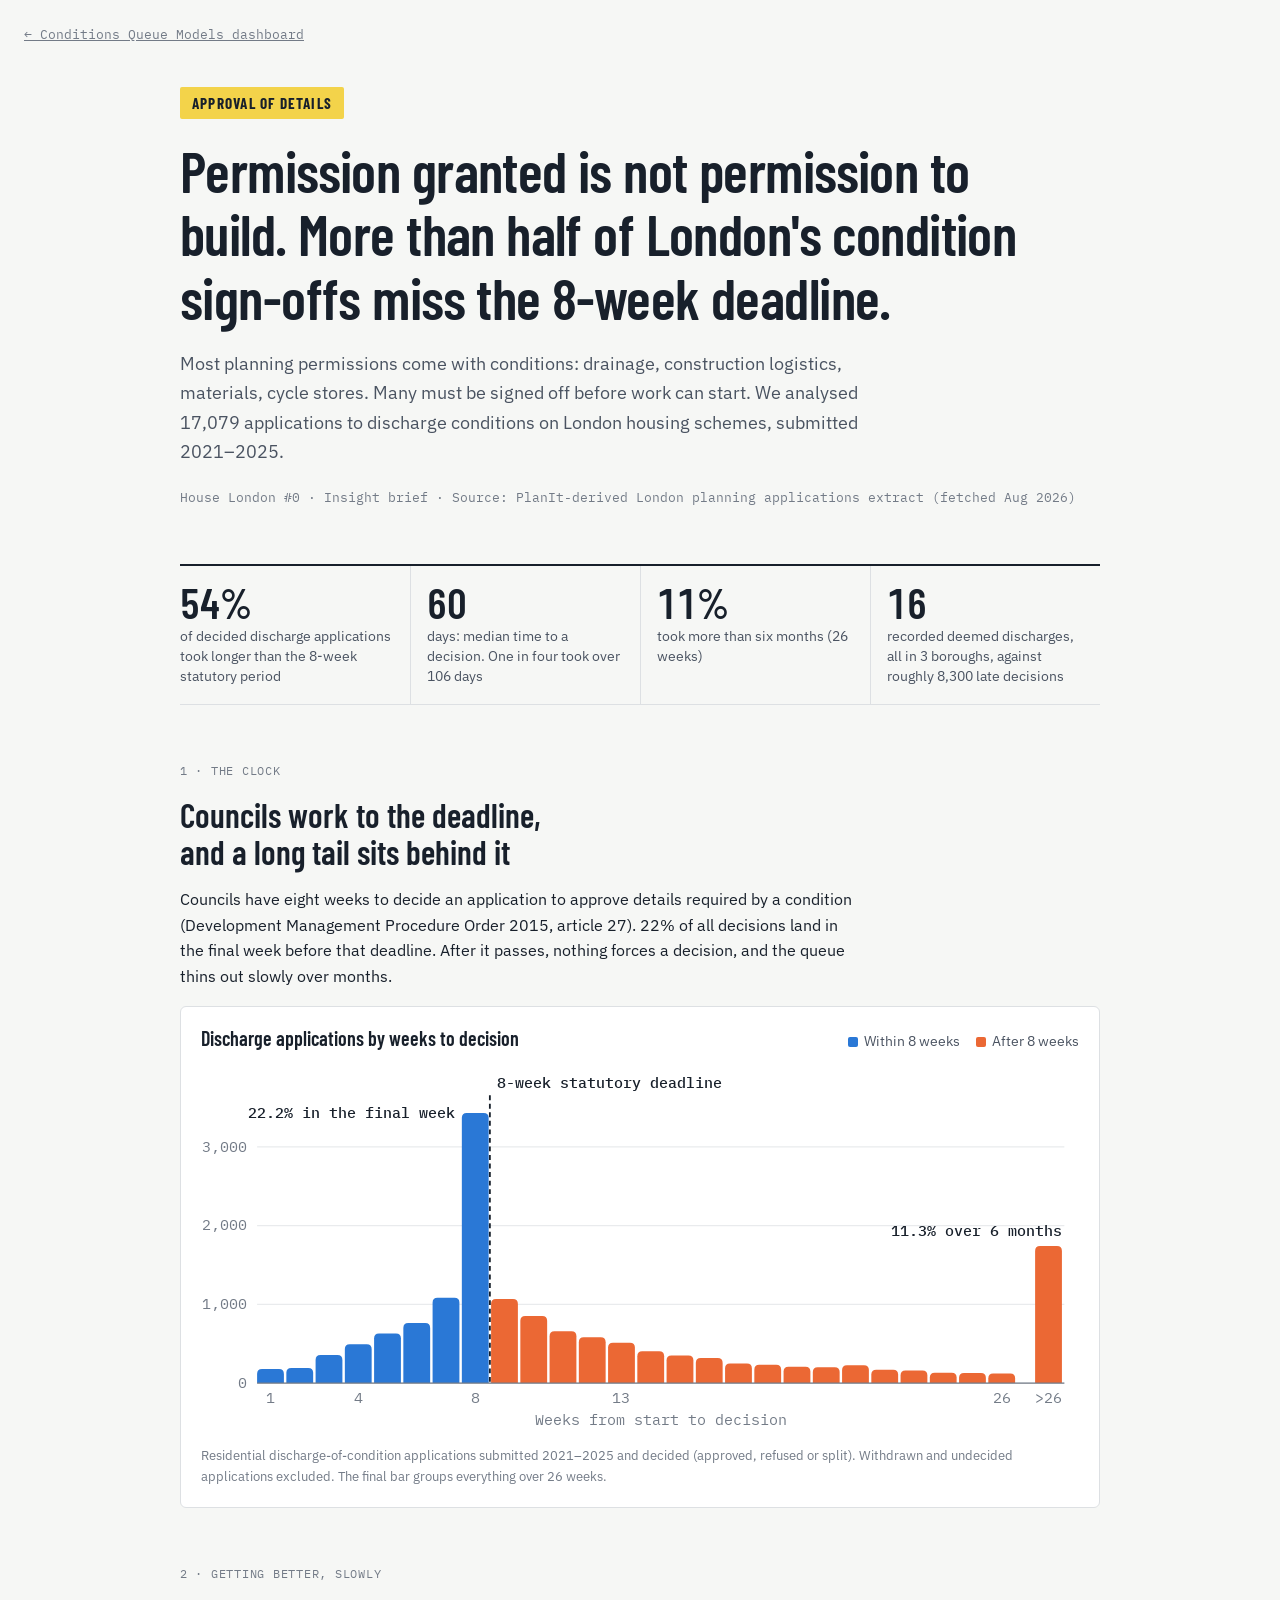
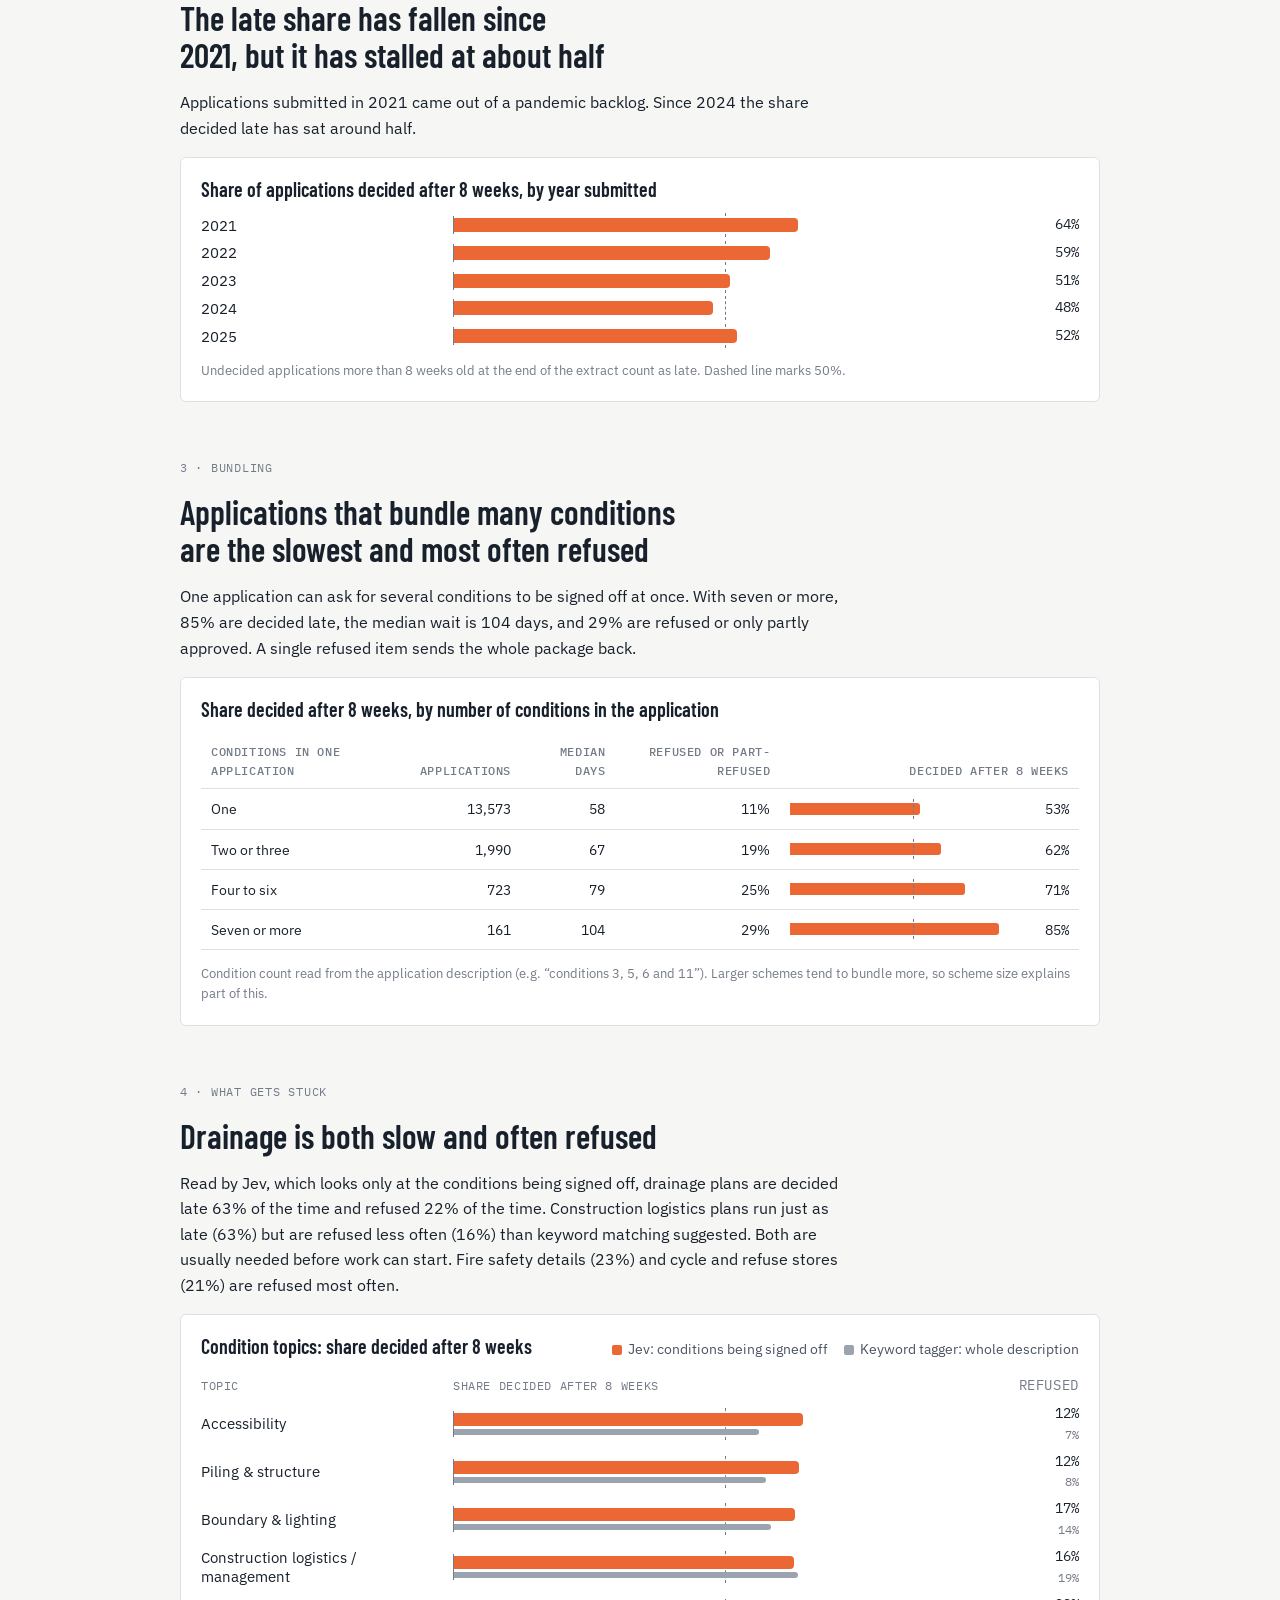
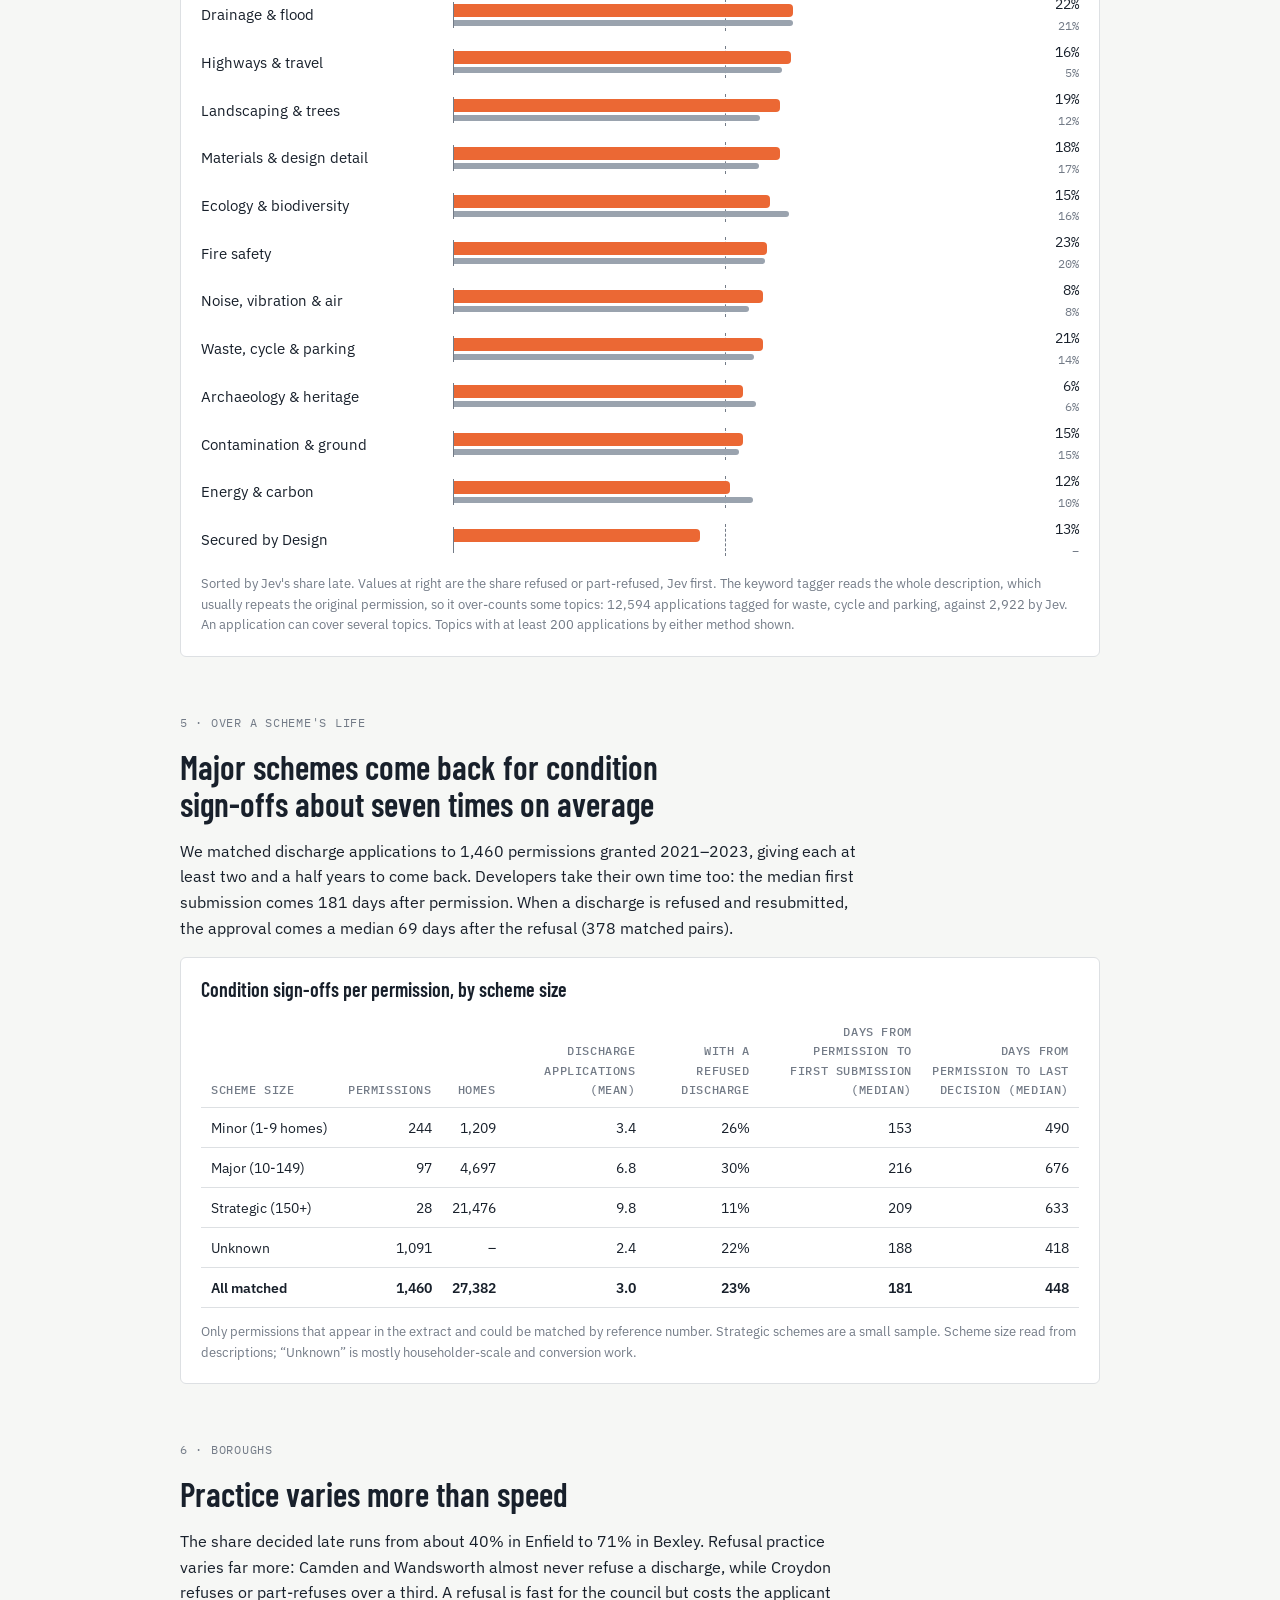
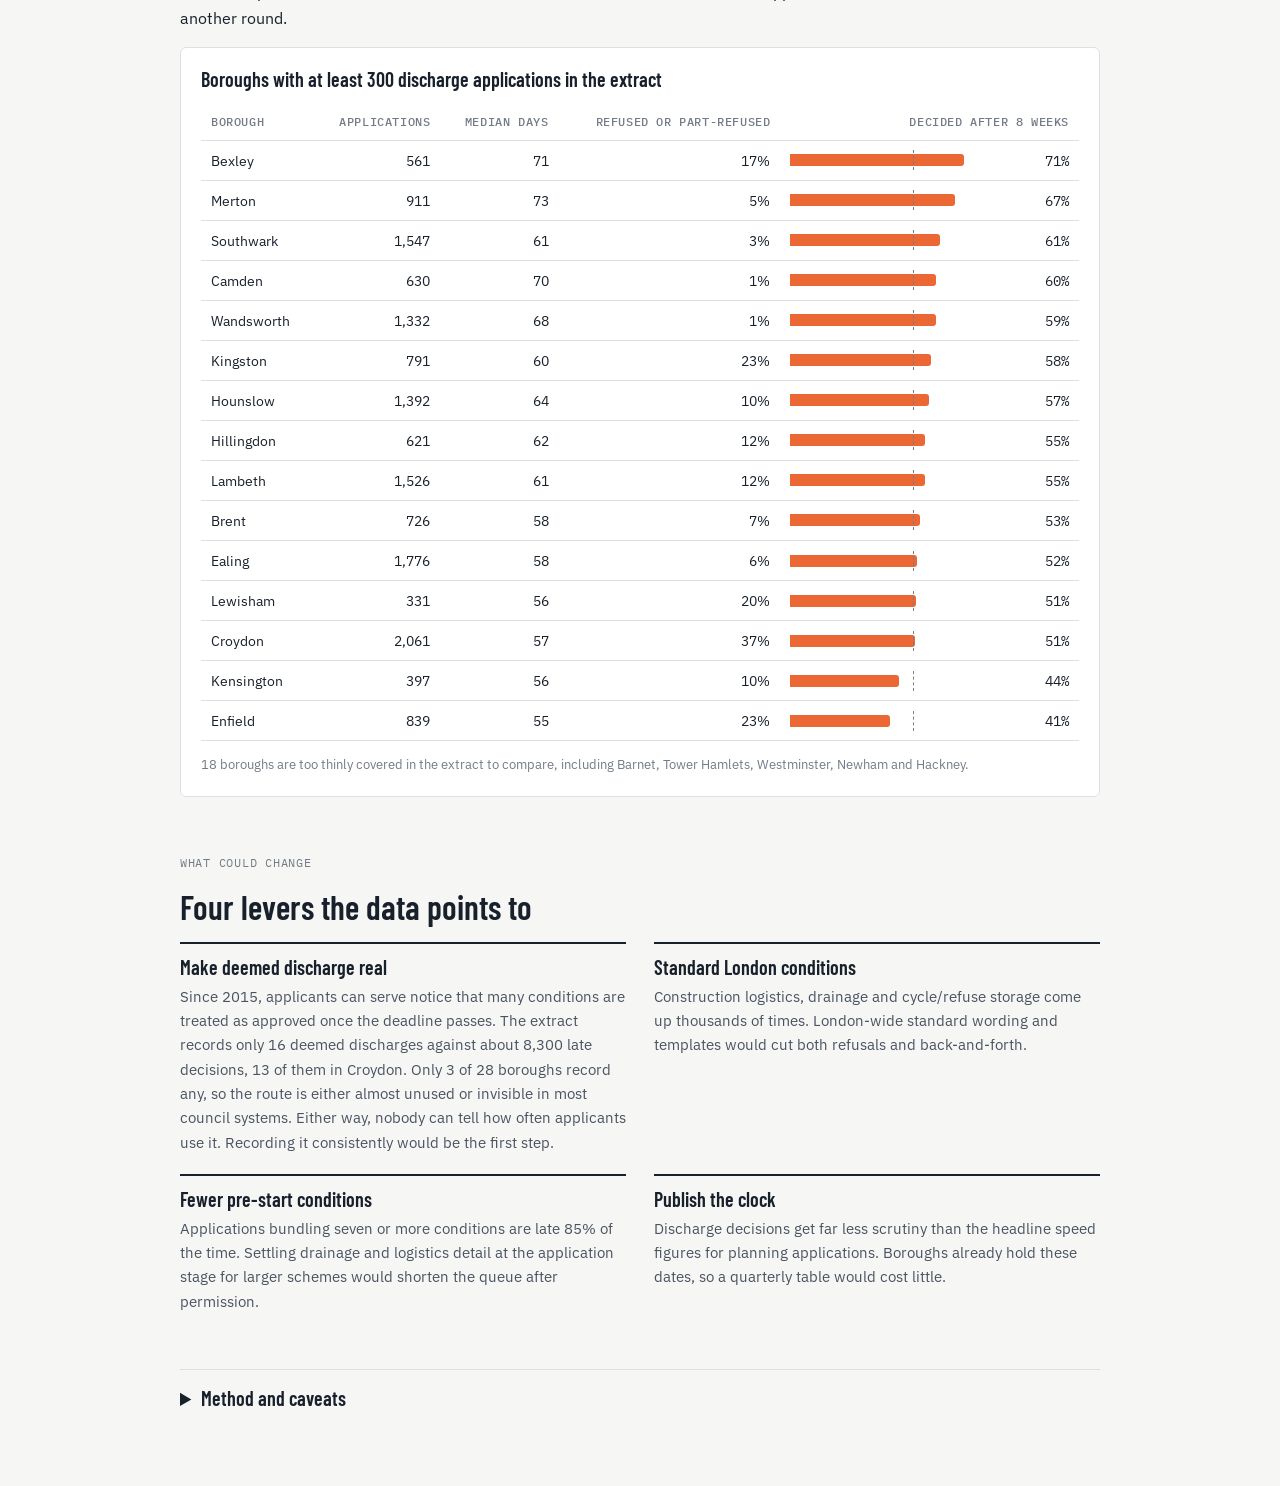
<file: site/insight.html>
<!doctype html>
<html lang="en-GB">
<head>
<meta charset="utf-8">
<meta name="viewport" content="width=device-width, initial-scale=1, viewport-fit=cover">
<title>London's Conditions Queue</title>
<link rel="preconnect" href="https://fonts.googleapis.com">
<link rel="preconnect" href="https://fonts.gstatic.com" crossorigin>
<link rel="stylesheet" href="https://fonts.googleapis.com/css2?family=Barlow+Condensed:wght@500;600;700&family=IBM+Plex+Sans:ital,wght@0,400;0,500;0,600;1,400&family=IBM+Plex+Mono:wght@400;500&display=swap">
<style>
/* Layout: a single reading column (~68ch) with full-width chart panels; site-notice condensed type for headings, plain sans for prose, mono for references and numbers. */
:root {
  --paper: #f6f7f5;
  --panel: #ffffff;
  --ink: #18202b;
  --ink-2: #4a5361;
  --ink-3: #737b87;
  --rule: #dde0e3;
  --grid: #e9ebed;
  --accent: #1c5cab;
  --notice: #f3d34a;
  --notice-ink: #18202b;
  --ontime: #2a78d6;
  --late: #eb6834;
  --bar-neutral: #9aa3ae;
  --tip-bg: #18202b;
  --tip-fg: #f6f7f5;
  --f-display: "Barlow Condensed", "Arial Narrow", "Helvetica Neue", Arial, sans-serif;
  --f-body: "IBM Plex Sans", -apple-system, "Segoe UI", Roboto, Arial, sans-serif;
  --f-mono: "IBM Plex Mono", ui-monospace, "SF Mono", Menlo, Consolas, monospace;
}
@media (prefers-color-scheme: dark) {
  :root:not([data-theme="light"]) {
    --paper: #14181e; --panel: #1b2028; --ink: #ecedeb; --ink-2: #b9bec6; --ink-3: #8b929c;
    --rule: #2e353f; --grid: #262c35; --accent: #6da7ec; --notice: #e2c23c; --notice-ink: #14181e;
    --ontime: #3987e5; --late: #d95926; --bar-neutral: #6b7480; --tip-bg: #ecedeb; --tip-fg: #14181e;
    color-scheme: dark;
  }
}
:root[data-theme="dark"] {
  --paper: #14181e; --panel: #1b2028; --ink: #ecedeb; --ink-2: #b9bec6; --ink-3: #8b929c;
  --rule: #2e353f; --grid: #262c35; --accent: #6da7ec; --notice: #e2c23c; --notice-ink: #14181e;
  --ontime: #3987e5; --late: #d95926; --bar-neutral: #6b7480; --tip-bg: #ecedeb; --tip-fg: #14181e;
  color-scheme: dark;
}
* { box-sizing: border-box; }
body {
  background: var(--paper); color: var(--ink); font-family: var(--f-body); font-size: 16px; line-height: 1.6;
  padding-left: max(16px, env(safe-area-inset-left, 0px)); padding-right: max(16px, env(safe-area-inset-right, 0px));
  padding-block: 0 64px;
}
.wrap { max-width: 920px; margin: 0 auto; display: grid; gap: 56px; }
.prose { max-width: 68ch; }
h1, h2, h3 { font-family: var(--f-display); font-weight: 600; line-height: 1.1; text-wrap: balance; margin: 0; }
h1 { font-size: clamp(2.3rem, 6vw, 3.6rem); letter-spacing: -0.01em; }
h2 { font-size: clamp(1.6rem, 3.6vw, 2.1rem); }
h3 { font-size: 1.25rem; font-weight: 600; }
p { margin: 0; }
.stack { display: grid; gap: 16px; }
.eyebrow { font-family: var(--f-mono); font-size: 0.78rem; letter-spacing: 0.06em; text-transform: uppercase; color: var(--ink-3); }
.mono { font-family: var(--f-mono); }
.num { font-variant-numeric: tabular-nums; }
.muted { color: var(--ink-2); }
.small { font-size: 0.88rem; }

/* Site-notice header: the yellow laminated notice is how Londoners meet the planning system */
header.notice { padding-block: 40px 0; display: grid; gap: 20px; }
.notice-tag { display: inline-flex; align-items: center; gap: 10px; align-self: start; justify-self: start;
  background: var(--notice); color: var(--notice-ink); font-family: var(--f-display); font-weight: 700;
  font-size: 0.95rem; letter-spacing: 0.08em; text-transform: uppercase; padding: 4px 12px; border-radius: 2px; }
.lede { font-size: 1.15rem; color: var(--ink-2); max-width: 62ch; }
.ref { font-family: var(--f-mono); font-size: 0.82rem; color: var(--ink-3); }

.stats { display: grid; grid-template-columns: repeat(4, minmax(0, 1fr)); gap: 0; border-top: 2px solid var(--ink); border-bottom: 1px solid var(--rule); }
.stat { padding: 16px 16px 18px 0; display: grid; gap: 4px; align-content: start; }
.stat + .stat { padding-left: 16px; border-left: 1px solid var(--rule); }
.stat b { font-family: var(--f-display); font-size: 2.6rem; font-weight: 600; line-height: 1; font-variant-numeric: tabular-nums; }
.stat span { font-size: 0.88rem; color: var(--ink-2); line-height: 1.4; }
@media (max-width: 720px) {
  .stats { grid-template-columns: repeat(2, minmax(0, 1fr)); }
  .stat:nth-child(3) { padding-left: 0; border-left: 0; }
  .stat:nth-child(n+3) { border-top: 1px solid var(--rule); }
}

.panel { background: var(--panel); border: 1px solid var(--rule); border-radius: 6px; padding: 20px; display: grid; gap: 14px; min-width: 0; }
.panel-head { display: flex; flex-wrap: wrap; justify-content: space-between; align-items: baseline; gap: 8px 20px; }
.legend { display: flex; flex-wrap: wrap; gap: 6px 16px; font-size: 0.85rem; color: var(--ink-2); }
.legend i { display: inline-block; width: 10px; height: 10px; border-radius: 2px; margin-right: 6px; vertical-align: -1px; }
.chart { width: 100%; overflow-x: auto; }
.panel { grid-template-columns: minmax(0, 1fr); }
.chart svg { display: block; width: 100%; height: auto; min-width: 0; }
.chart svg text { font-family: var(--f-mono); font-size: 12.5px; fill: var(--ink-3); }
.chart svg .lbl-strong { fill: var(--ink); font-weight: 500; }
.source { font-size: 0.8rem; color: var(--ink-3); }

/* Horizontal bar rows (HTML) */
.rows { display: grid; gap: 6px; }
.row { display: grid; grid-template-columns: minmax(120px, 15rem) minmax(0, 1fr) 4.5rem; gap: 12px; align-items: center; font-size: 0.92rem; }
.row .name { color: var(--ink); line-height: 1.3; }
.row .track { position: relative; height: 18px; border-left: 1px solid var(--ink-3); }
.row .bar { position: absolute; left: 0; top: 2px; bottom: 2px; border-radius: 0 4px 4px 0; background: var(--late); }
.row .bar.neutral { background: var(--bar-neutral); }
.row .val { text-align: right; font-family: var(--f-mono); font-size: 0.85rem; font-variant-numeric: tabular-nums; }
.row .deadline { position: absolute; top: -3px; bottom: -3px; border-left: 1px dashed var(--ink-3); }
.row.pair .track { height: 26px; }
.row.pair .bar.jev { top: 2px; bottom: auto; height: 13px; }
.row.pair .bar.kw { top: 18px; bottom: auto; height: 6px; background: var(--bar-neutral); }
.row.pair .val small { display: block; color: var(--ink-3); font-size: 0.78rem; }
.row-head { font-size: 0.78rem; color: var(--ink-3); font-family: var(--f-mono); text-transform: uppercase; letter-spacing: 0.05em; }
@media (max-width: 560px) { .row { grid-template-columns: minmax(0, 1fr) 4rem; } .row .track { grid-column: 1 / -1; grid-row: 2; } }

table { border-collapse: collapse; width: 100%; font-size: 0.9rem; }
.table-wrap { overflow-x: auto; }
th, td { text-align: right; padding: 8px 10px; border-bottom: 1px solid var(--rule); font-variant-numeric: tabular-nums; white-space: nowrap; }
th { font-family: var(--f-mono); font-weight: 500; font-size: 0.75rem; text-transform: uppercase; letter-spacing: 0.05em; color: var(--ink-3); vertical-align: bottom; white-space: normal; }
th:first-child, td:first-child { text-align: left; }
td.barcell { width: 34%; min-width: 140px; }
.mini { position: relative; height: 12px; }
.mini span { position: absolute; left: 0; top: 0; bottom: 0; border-radius: 0 3px 3px 0; background: var(--late); }
.mini .dl { position: absolute; top: -4px; bottom: -4px; border-left: 1px dashed var(--ink-3); }

.levers { display: grid; grid-template-columns: repeat(2, minmax(0, 1fr)); gap: 20px 28px; }
.lever { display: grid; gap: 6px; align-content: start; border-top: 2px solid var(--ink); padding-top: 12px; }
.lever p { color: var(--ink-2); font-size: 0.95rem; }
@media (max-width: 720px) { .levers { grid-template-columns: minmax(0, 1fr); } }

details { border-top: 1px solid var(--rule); padding-top: 12px; }
summary { cursor: pointer; font-family: var(--f-display); font-size: 1.25rem; font-weight: 600; }
summary:focus-visible, a:focus-visible { outline: 2px solid var(--accent); outline-offset: 2px; }
ul.caveats { margin: 12px 0 0; padding-left: 1.1rem; display: grid; gap: 8px; color: var(--ink-2); font-size: 0.92rem; max-width: 72ch; }
a { color: var(--accent); }
code { font-family: var(--f-mono); font-size: 0.88em; }

#tip { position: fixed; pointer-events: none; z-index: 20; background: var(--tip-bg); color: var(--tip-fg); font-size: 0.82rem; line-height: 1.4;
  padding: 7px 10px; border-radius: 4px; max-width: 260px; font-family: var(--f-body); }
#tip b { font-weight: 600; }
[data-tip] { cursor: default; }
.row:hover .bar, tr:hover .mini span { filter: brightness(1.08); }
tr:hover td { background: color-mix(in srgb, var(--paper) 70%, transparent); }
</style>
<style>.cq-back { display: inline-block; margin-top: 16px; font-family: var(--f-mono); font-size: 0.82rem; color: var(--ink-3); }</style>
</head>
<body>
<a class="cq-back" href="./">← Conditions Queue Models dashboard</a>
<div id="tip" hidden></div>
<div class="wrap">

<header class="notice">
  <span class="notice-tag">Approval of details</span>
  <h1>Permission granted is not permission to build. More than half of London's condition sign-offs miss the 8-week deadline.</h1>
  <p class="lede">Most planning permissions come with conditions: drainage, construction logistics, materials, cycle stores. Many must be signed off before work can start. We analysed <span class="num" data-k="n_all">17,079</span> applications to discharge conditions on London housing schemes, submitted 2021&ndash;2025.</p>
  <p class="ref">House London #0 &middot; Insight brief &middot; Source: PlanIt-derived London planning applications extract (fetched Aug 2026)</p>
</header>

<section class="stats" aria-label="Headline figures">
  <div class="stat"><b data-k="pct_late">54%</b><span>of decided discharge applications took longer than the 8-week statutory period</span></div>
  <div class="stat"><b data-k="median">60</b><span>days: median time to a decision. One in four took over <span data-k="p75">106</span> days</span></div>
  <div class="stat"><b data-k="pct26">11%</b><span>took more than six months (26 weeks)</span></div>
  <div class="stat"><b>16</b><span>recorded deemed discharges, all in 3 boroughs, against roughly <span data-k="n_late">8,300</span> late decisions</span></div>
</section>

<section class="stack">
  <div class="prose stack">
    <p class="eyebrow">1 &middot; The clock</p>
    <h2>Councils work to the deadline, and a long tail sits behind it</h2>
    <p>Councils have eight weeks to decide an application to approve details required by a condition (Development Management Procedure Order 2015, article 27). <span data-k="final_week">22%</span> of all decisions land in the final week before that deadline. After it passes, nothing forces a decision, and the queue thins out slowly over months.</p>
  </div>
  <figure class="panel" style="margin:0">
    <div class="panel-head">
      <h3>Discharge applications by weeks to decision</h3>
      <div class="legend"><span><i style="background:var(--ontime)"></i>Within 8 weeks</span><span><i style="background:var(--late)"></i>After 8 weeks</span></div>
    </div>
    <div class="chart" id="hist"></div>
    <figcaption class="source">Residential discharge-of-condition applications submitted 2021&ndash;2025 and decided (approved, refused or split). Withdrawn and undecided applications excluded. The final bar groups everything over 26 weeks.</figcaption>
  </figure>
</section>

<section class="stack">
  <div class="prose stack">
    <p class="eyebrow">2 &middot; Getting better, slowly</p>
    <h2>The late share has fallen since 2021, but it has stalled at about half</h2>
    <p>Applications submitted in 2021 came out of a pandemic backlog. Since 2024 the share decided late has sat around half.</p>
  </div>
  <figure class="panel" style="margin:0">
    <h3>Share of applications decided after 8 weeks, by year submitted</h3>
    <div class="rows" id="years"></div>
    <figcaption class="source">Undecided applications more than 8 weeks old at the end of the extract count as late. Dashed line marks 50%.</figcaption>
  </figure>
</section>

<section class="stack">
  <div class="prose stack">
    <p class="eyebrow">3 &middot; Bundling</p>
    <h2>Applications that bundle many conditions are the slowest and most often refused</h2>
    <p>One application can ask for several conditions to be signed off at once. With seven or more, <span data-k="c7_late">85%</span> are decided late, the median wait is <span data-k="c7_med">104</span> days, and <span data-k="c7_ref">29%</span> are refused or only partly approved. A single refused item sends the whole package back.</p>
  </div>
  <figure class="panel" style="margin:0">
    <div class="panel-head"><h3>Share decided after 8 weeks, by number of conditions in the application</h3></div>
    <div class="table-wrap">
      <table id="ncond"><thead><tr><th>Conditions in one application</th><th>Applications</th><th>Median days</th><th>Refused or part-refused</th><th>Decided after 8 weeks</th></tr></thead><tbody></tbody></table>
    </div>
    <figcaption class="source">Condition count read from the application description (e.g. &ldquo;conditions 3, 5, 6 and 11&rdquo;). Larger schemes tend to bundle more, so scheme size explains part of this.</figcaption>
  </figure>
</section>

<section class="stack">
  <div class="prose stack">
    <p class="eyebrow">4 &middot; What gets stuck</p>
    <h2>Drainage is both slow and often refused</h2>
    <p>Read by Jev, which looks only at the conditions being signed off, drainage plans are decided late <span data-k="jev_drain_late">63%</span> of the time and refused <span data-k="jev_drain_ref">22%</span> of the time. Construction logistics plans run just as late (<span data-k="jev_clp_late">63%</span>) but are refused less often (<span data-k="jev_clp_ref">16%</span>) than keyword matching suggested. Both are usually needed before work can start. Fire safety details (<span data-k="jev_fire_ref">23%</span>) and cycle and refuse stores (<span data-k="jev_waste_ref">21%</span>) are refused most often.</p>
  </div>
  <figure class="panel" style="margin:0">
    <div class="panel-head">
      <h3>Condition topics: share decided after 8 weeks</h3>
      <div class="legend"><span><i style="background:var(--late)"></i>Jev: conditions being signed off</span><span><i style="background:var(--bar-neutral)"></i>Keyword tagger: whole description</span></div>
    </div>
    <div class="rows" id="topics"></div>
    <figcaption class="source">Sorted by Jev's share late. Values at right are the share refused or part-refused, Jev first. The keyword tagger reads the whole description, which usually repeats the original permission, so it over-counts some topics: <span data-k="kw_waste_n">12,594</span> applications tagged for waste, cycle and parking, against <span data-k="jev_waste_n">2,922</span> by Jev. An application can cover several topics. Topics with at least 200 applications by either method shown.</figcaption>
  </figure>
</section>

<section class="stack">
  <div class="prose stack">
    <p class="eyebrow">5 &middot; Over a scheme's life</p>
    <h2>Major schemes come back for condition sign-offs about seven times on average</h2>
    <p>We matched discharge applications to <span data-k="n_schemes">1,460</span> permissions granted 2021&ndash;2023, giving each at least two and a half years to come back. Developers take their own time too: the median first submission comes <span data-k="first_sub">181</span> days after permission. When a discharge is refused and resubmitted, the approval comes a median <span data-k="resub">69</span> days after the refusal (<span data-k="resub_n">378</span> matched pairs).</p>
  </div>
  <figure class="panel" style="margin:0">
    <h3>Condition sign-offs per permission, by scheme size</h3>
    <div class="table-wrap">
      <table id="schemes"><thead><tr><th>Scheme size</th><th>Permissions</th><th>Homes</th><th>Discharge applications (mean)</th><th>With a refused discharge</th><th>Days from permission to first submission (median)</th><th>Days from permission to last decision (median)</th></tr></thead><tbody></tbody></table>
    </div>
    <figcaption class="source">Only permissions that appear in the extract and could be matched by reference number. Strategic schemes are a small sample. Scheme size read from descriptions; &ldquo;Unknown&rdquo; is mostly householder-scale and conversion work.</figcaption>
  </figure>
</section>

<section class="stack">
  <div class="prose stack">
    <p class="eyebrow">6 &middot; Boroughs</p>
    <h2>Practice varies more than speed</h2>
    <p>The share decided late runs from about 40% in Enfield to 71% in Bexley. Refusal practice varies far more: Camden and Wandsworth almost never refuse a discharge, while Croydon refuses or part-refuses over a third. A refusal is fast for the council but costs the applicant another round.</p>
  </div>
  <figure class="panel" style="margin:0">
    <h3>Boroughs with at least 300 discharge applications in the extract</h3>
    <div class="table-wrap">
      <table id="boroughs"><thead><tr><th>Borough</th><th>Applications</th><th>Median days</th><th>Refused or part-refused</th><th>Decided after 8 weeks</th></tr></thead><tbody></tbody></table>
    </div>
    <figcaption class="source">18 boroughs are too thinly covered in the extract to compare, including Barnet, Tower Hamlets, Westminster, Newham and Hackney.</figcaption>
  </figure>
</section>

<section class="stack">
  <div class="prose stack">
    <p class="eyebrow">What could change</p>
    <h2>Four levers the data points to</h2>
  </div>
  <div class="levers">
    <div class="lever"><h3>Make deemed discharge real</h3><p>Since 2015, applicants can serve notice that many conditions are treated as approved once the deadline passes. The extract records only 16 deemed discharges against about 8,300 late decisions, 13 of them in Croydon. Only 3 of 28 boroughs record any, so the route is either almost unused or invisible in most council systems. Either way, nobody can tell how often applicants use it. Recording it consistently would be the first step.</p></div>
    <div class="lever"><h3>Standard London conditions</h3><p>Construction logistics, drainage and cycle/refuse storage come up thousands of times. London-wide standard wording and templates would cut both refusals and back-and-forth.</p></div>
    <div class="lever"><h3>Fewer pre-start conditions</h3><p>Applications bundling seven or more conditions are late 85% of the time. Settling drainage and logistics detail at the application stage for larger schemes would shorten the queue after permission.</p></div>
    <div class="lever"><h3>Publish the clock</h3><p>Discharge decisions get far less scrutiny than the headline speed figures for planning applications. Boroughs already hold these dates, so a quarterly table would cost little.</p></div>
  </div>
</section>

<details>
  <summary>Method and caveats</summary>
  <ul class="caveats">
    <li><b>Data:</b> PlanIt-derived extract of London planning applications (<span class="mono">foundations_london_housing_2015_2025</span>, 243,926 rows, in practice 2021&ndash;2025). Fetched August 2026, so applications submitted up to December 2025 had at least seven months to be decided.</li>
    <li><b>What counts as a discharge application:</b> descriptions mentioning approval or discharge of details under a condition, excluding variations (section 73), non-material amendments and reserved matters, and limited to those that mention homes. 17,079 applications; 16,447 submitted 2021&ndash;2025 and not withdrawn.</li>
    <li><b>Late</b> means more than 56 days from the start date to the decision. This includes extensions of time agreed with the applicant, so late is not the same as unlawful. Counting decided applications only gives 53.8%; adding undecided applications over 8 weeks old gives 55.2%.</li>
    <li><b>Extensions of time</b> have no field of their own in the extract. 76% of decided applications carry a council target decision date, and measuring those against their own target gives 52.5% late, against 53.0% at a fixed 8 weeks. Only 5.3% were late at 8 weeks but on time against a later target, most of them in Hillingdon. Agreed extensions therefore explain a few points of the late share at most. Target dates are not used consistently: Camden, Merton and Enfield often set targets shorter than 56 days, and nine boroughs, including Brent and Wandsworth, record none.</li>
    <li><b>Coverage is uneven.</b> Some boroughs' discharge applications are mostly missing from the extract. Borough comparisons use only the 15 boroughs with at least 300 applications.</li>
    <li><b>Topics, condition counts and scheme size</b> come from keyword and pattern matching on free-text descriptions. Scheme size is unknown for about half of applications.</li>
    <li><b>Jev topics</b> (section 4) come from Jev, TypeSafe's decision model on OpenRouter, asked a yes/no question per topic about only the conditions being signed off; a topic counts at a probability of 0.5 or more. All 17,079 descriptions were labelled.</li>
    <li><b>Scheme matching:</b> 5,664 discharge applications (33%) were matched to their parent permission by reference number. Many parents were granted before 2021 and are outside the extract.</li>
    <li><b>Deemed discharge</b> is counted from decision labels containing &ldquo;deemed&rdquo; together with &ldquo;discharge&rdquo; or &ldquo;AOD&rdquo;. Only Croydon (13), Southwark (2) and Islington (1) record any. Other boroughs may log a deemed discharge as an ordinary approval, so 16 is a floor, not a London total.</li>
    <li><b>Reproduce:</b> <code>python -m conditions_queue.analysis</code> writes <code>outputs/summary.json</code>, <code>outputs/discharge_apps.csv</code> and <code>outputs/schemes.csv</code>. <code>conditions_queue.checks.check_deadline</code> and <code>check_extensions</code> re-derive the deadline, deemed discharge and extension figures independently.</li>
  </ul>
</details>

</div>

<script>
const D = {"source": "foundations_london_housing_2015_2025_20261005T192558Z.parquet", "statutory_days": 56, "overall": {"n": 16447, "median_days": 60.0, "p75_days": 106.0, "pct_over_8wk": 55.2, "pct_not_approved": 12.6, "n_all_discharge": 17079, "n_matched_parent": 5664, "n_with_parent_date": 10893, "outcomes": {"approved": 13625, "pending": 854, "refused": 1800, "withdrawn": 632, "partial": 167, "other": 1}}, "by_year": {"2022": {"n": 3659, "median_days": 65.0, "p75_days": 125.0, "pct_over_8wk": 58.5, "pct_not_approved": 14.0}, "2024": {"n": 3013, "median_days": 56.0, "p75_days": 83.0, "pct_over_8wk": 47.8, "pct_not_approved": 13.1}, "2021": {"n": 3795, "median_days": 72.0, "p75_days": 141.0, "pct_over_8wk": 63.5, "pct_not_approved": 11.4}, "2023": {"n": 3310, "median_days": 57.0, "p75_days": 94.0, "pct_over_8wk": 51.0, "pct_not_approved": 13.9}, "2025": {"n": 2670, "median_days": 56.0, "p75_days": 83.0, "pct_over_8wk": 52.3, "pct_not_approved": 9.8}}, "by_band": {"Strategic (150+)": {"n": 1817, "median_days": 69.0, "p75_days": 140.0, "pct_over_8wk": 61.9, "pct_not_approved": 2.3}, "Unknown": {"n": 8656, "median_days": 58.0, "p75_days": 96.0, "pct_over_8wk": 53.4, "pct_not_approved": 13.7}, "Minor (1-9 homes)": {"n": 2323, "median_days": 59.0, "p75_days": 98.5, "pct_over_8wk": 52.3, "pct_not_approved": 19.5}, "Major (10-149)": {"n": 3651, "median_days": 65.0, "p75_days": 129.0, "pct_over_8wk": 58.1, "pct_not_approved": 10.6}}, "by_topic": {"Landscaping & trees": {"n": 10036, "median_days": 62.0, "p75_days": 113.0, "pct_over_8wk": 56.5, "pct_not_approved": 12.3}, "Waste, cycle & parking": {"n": 12594, "median_days": 61.0, "p75_days": 108.0, "pct_over_8wk": 55.5, "pct_not_approved": 13.5}, "Highways & travel": {"n": 1276, "median_days": 70.0, "p75_days": 126.0, "pct_over_8wk": 60.6, "pct_not_approved": 5.4}, "Boundary & lighting": {"n": 1637, "median_days": 67.0, "p75_days": 122.0, "pct_over_8wk": 58.6, "pct_not_approved": 14.4}, "Energy & carbon": {"n": 2869, "median_days": 60.0, "p75_days": 107.0, "pct_over_8wk": 55.2, "pct_not_approved": 10.1}, "Piling & structure": {"n": 3272, "median_days": 63.0, "p75_days": 116.0, "pct_over_8wk": 57.7, "pct_not_approved": 7.5}, "Contamination & ground": {"n": 1197, "median_days": 58.0, "p75_days": 110.0, "pct_over_8wk": 52.6, "pct_not_approved": 14.8}, "Materials & design detail": {"n": 3331, "median_days": 62.0, "p75_days": 105.0, "pct_over_8wk": 56.3, "pct_not_approved": 16.5}, "Drainage & flood": {"n": 1597, "median_days": 70.0, "p75_days": 127.0, "pct_over_8wk": 62.6, "pct_not_approved": 21.4}, "Ecology & biodiversity": {"n": 937, "median_days": 65.0, "p75_days": 113.0, "pct_over_8wk": 61.9, "pct_not_approved": 15.7}, "Construction logistics / management": {"n": 1678, "median_days": 69.0, "p75_days": 117.0, "pct_over_8wk": 63.6, "pct_not_approved": 19.4}, "Archaeology & heritage": {"n": 331, "median_days": 60.0, "p75_days": 99.0, "pct_over_8wk": 55.9, "pct_not_approved": 5.5}, "Noise, vibration & air": {"n": 1499, "median_days": 61.0, "p75_days": 109.0, "pct_over_8wk": 54.6, "pct_not_approved": 7.6}, "Accessibility": {"n": 364, "median_days": 62.0, "p75_days": 126.0, "pct_over_8wk": 56.3, "pct_not_approved": 7.3}, "Fire safety": {"n": 298, "median_days": 70.0, "p75_days": 110.0, "pct_over_8wk": 57.4, "pct_not_approved": 20.4}}, "by_topic_single": {"Waste, cycle & parking": {"n": 956, "median_days": 56.0, "p75_days": 80.0, "pct_over_8wk": 47.4, "pct_not_approved": 18.1}, "Materials & design detail": {"n": 284, "median_days": 56.0, "p75_days": 90.0, "pct_over_8wk": 46.5, "pct_not_approved": 8.6}, "Construction logistics / management": {"n": 180, "median_days": 61.0, "p75_days": 93.0, "pct_over_8wk": 55.6, "pct_not_approved": 13.1}, "Contamination & ground": {"n": 110, "median_days": 56.0, "p75_days": 79.0, "pct_over_8wk": 43.6, "pct_not_approved": 10.6}, "Landscaping & trees": {"n": 330, "median_days": 61.0, "p75_days": 107.0, "pct_over_8wk": 57.0, "pct_not_approved": 8.0}, "Piling & structure": {"n": 137, "median_days": 80.0, "p75_days": 153.5, "pct_over_8wk": 66.4, "pct_not_approved": 7.0}, "Noise, vibration & air": {"n": 188, "median_days": 56.0, "p75_days": 90.0, "pct_over_8wk": 47.3, "pct_not_approved": 7.7}, "Energy & carbon": {"n": 171, "median_days": 57.5, "p75_days": 106.0, "pct_over_8wk": 52.0, "pct_not_approved": 11.6}}, "by_ncond": {"1": {"n": 13573, "median_days": 58.0, "p75_days": 102.0, "pct_over_8wk": 53.0, "pct_not_approved": 10.9}, "2-3": {"n": 1990, "median_days": 67.0, "p75_days": 114.0, "pct_over_8wk": 61.7, "pct_not_approved": 18.9}, "4-6": {"n": 723, "median_days": 79.0, "p75_days": 138.0, "pct_over_8wk": 71.2, "pct_not_approved": 25.0}, "7+": {"n": 161, "median_days": 104.0, "p75_days": 176.0, "pct_over_8wk": 85.1, "pct_not_approved": 28.5}}, "by_borough": {"Bexley": {"n": 561, "median_days": 71.0, "p75_days": 117.0, "pct_over_8wk": 70.9, "pct_not_approved": 16.7}, "Brent": {"n": 726, "median_days": 58.0, "p75_days": 94.0, "pct_over_8wk": 52.8, "pct_not_approved": 6.5}, "Camden": {"n": 630, "median_days": 70.0, "p75_days": 136.0, "pct_over_8wk": 59.7, "pct_not_approved": 0.5}, "Croydon": {"n": 2061, "median_days": 57.0, "p75_days": 98.0, "pct_over_8wk": 51.0, "pct_not_approved": 37.3}, "Ealing": {"n": 1776, "median_days": 57.5, "p75_days": 106.0, "pct_over_8wk": 51.8, "pct_not_approved": 5.7}, "Enfield": {"n": 839, "median_days": 55.0, "p75_days": 67.0, "pct_over_8wk": 40.5, "pct_not_approved": 23.0}, "Hillingdon": {"n": 621, "median_days": 62.0, "p75_days": 106.0, "pct_over_8wk": 55.2, "pct_not_approved": 11.5}, "Hounslow": {"n": 1392, "median_days": 64.0, "p75_days": 113.8, "pct_over_8wk": 56.8, "pct_not_approved": 9.6}, "Kensington": {"n": 397, "median_days": 56.0, "p75_days": 78.0, "pct_over_8wk": 44.3, "pct_not_approved": 9.5}, "Kingston": {"n": 791, "median_days": 60.0, "p75_days": 96.0, "pct_over_8wk": 57.6, "pct_not_approved": 22.5}, "Lambeth": {"n": 1526, "median_days": 61.0, "p75_days": 93.0, "pct_over_8wk": 54.9, "pct_not_approved": 12.3}, "Lewisham": {"n": 331, "median_days": 56.0, "p75_days": 103.0, "pct_over_8wk": 51.4, "pct_not_approved": 20.3}, "Merton": {"n": 911, "median_days": 72.5, "p75_days": 132.2, "pct_over_8wk": 67.2, "pct_not_approved": 4.7}, "Southwark": {"n": 1547, "median_days": 61.0, "p75_days": 106.0, "pct_over_8wk": 61.0, "pct_not_approved": 3.4}, "Wandsworth": {"n": 1332, "median_days": 68.0, "p75_days": 141.0, "pct_over_8wk": 59.4, "pct_not_approved": 0.6}}, "boroughs_excluded_thin": {"Barking and Dagenham": 3, "Barnet": 1, "Bromley": 7, "City": 5, "Greenwich": 32, "Hackney": 84, "Hammersmith and Fulham": 18, "Haringey": 256, "Harrow": 290, "Havering": 66, "Islington": 80, "London Legacy": 1, "Newham": 4, "Old Oak Park Royal": 146, "Richmond": 3, "Westminster": 10}, "decided_only_pct_over_8wk": 53.8, "pct_decided_in_final_week": 22.2, "pct_over_26wk": 11.3, "weekly_histogram": {"note": "week k = days 7k-6..7k; 27 = over 26 weeks", "bins": [13, 165, 192, 355, 494, 630, 762, 1083, 3431, 1066, 853, 657, 581, 513, 403, 350, 318, 248, 231, 208, 202, 227, 170, 158, 132, 129, 120, 1739]}, "lag_permission_to_submission": {"n": 10815, "median_days": 411, "p25": 149.0, "p75": 874.0}, "schemes_granted_2021_23": {"Strategic (150+)": {"n_schemes": 28, "median_discharge_apps": 2.0, "mean_discharge_apps": 9.82, "pct_with_refusal": 10.7, "median_days_to_first_submission": 208.5, "median_days_grant_to_last_decision": 633, "homes": 21476}, "Minor (1-9 homes)": {"n_schemes": 244, "median_discharge_apps": 2.0, "mean_discharge_apps": 3.38, "pct_with_refusal": 26.2, "median_days_to_first_submission": 153.0, "median_days_grant_to_last_decision": 490, "homes": 1209}, "Unknown": {"n_schemes": 1091, "median_discharge_apps": 1, "mean_discharge_apps": 2.38, "pct_with_refusal": 22.0, "median_days_to_first_submission": 188, "median_days_grant_to_last_decision": 418, "homes": 0}, "Major (10-149)": {"n_schemes": 97, "median_discharge_apps": 3, "mean_discharge_apps": 6.77, "pct_with_refusal": 29.9, "median_days_to_first_submission": 216, "median_days_grant_to_last_decision": 675.5, "homes": 4697}, "All": {"n_schemes": 1460, "median_discharge_apps": 1.0, "mean_discharge_apps": 2.98, "pct_with_refusal": 23.0, "median_days_to_first_submission": 181.0, "median_days_grant_to_last_decision": 448, "homes": 27382}}, "refusal_rounds": {"n": 1967, "homes_in_schemes_affected": null, "n_resubmission_pairs": 378, "median_extra_days": 68.5}, "by_topic_jev": {"Accessibility": {"n": 243, "median_days": 70.0, "pct_over_8wk": 64.6, "pct_not_approved": 12.1}, "Archaeology & heritage": {"n": 353, "median_days": 57.0, "pct_over_8wk": 53.5, "pct_not_approved": 5.8}, "Boundary & lighting": {"n": 1055, "median_days": 71.0, "pct_over_8wk": 63.0, "pct_not_approved": 17.3}, "Construction logistics / management": {"n": 2739, "median_days": 69.0, "pct_over_8wk": 62.8, "pct_not_approved": 15.6}, "Contamination & ground": {"n": 1307, "median_days": 58.0, "pct_over_8wk": 53.4, "pct_not_approved": 15.3}, "Drainage & flood": {"n": 1662, "median_days": 69.0, "pct_over_8wk": 62.6, "pct_not_approved": 22.0}, "Ecology & biodiversity": {"n": 1457, "median_days": 63.0, "pct_over_8wk": 58.5, "pct_not_approved": 14.6}, "Energy & carbon": {"n": 1956, "median_days": 56.0, "pct_over_8wk": 51.0, "pct_not_approved": 12.0}, "Fire safety": {"n": 270, "median_days": 70.0, "pct_over_8wk": 57.8, "pct_not_approved": 22.6}, "Highways & travel": {"n": 1551, "median_days": 69.0, "pct_over_8wk": 62.2, "pct_not_approved": 16.4}, "Landscaping & trees": {"n": 2993, "median_days": 65.0, "pct_over_8wk": 60.3, "pct_not_approved": 18.8}, "Materials & design detail": {"n": 2976, "median_days": 65.0, "pct_over_8wk": 60.2, "pct_not_approved": 17.5}, "Noise, vibration & air": {"n": 1870, "median_days": 62.0, "pct_over_8wk": 57.2, "pct_not_approved": 7.9}, "Piling & structure": {"n": 730, "median_days": 72.0, "pct_over_8wk": 63.8, "pct_not_approved": 11.7}, "Secured by Design": {"n": 358, "median_days": 56.0, "pct_over_8wk": 45.5, "pct_not_approved": 12.5}, "Waste, cycle & parking": {"n": 2922, "median_days": 62.0, "pct_over_8wk": 57.1, "pct_not_approved": 20.6}}};
const fmt = n => n == null ? "–" : Math.round(n).toLocaleString("en-GB");
const pct = n => n == null ? "–" : (Math.round(n) + "%");

// tooltip
const tip = document.getElementById("tip");
document.addEventListener("pointermove", e => {
  const t = e.target.closest && e.target.closest("[data-tip]");
  if (!t) { tip.hidden = true; return; }
  tip.innerHTML = t.getAttribute("data-tip");
  tip.hidden = false;
  const w = tip.offsetWidth, h = tip.offsetHeight;
  let x = e.clientX + 14, y = e.clientY + 14;
  if (x + w > innerWidth - 8) x = e.clientX - w - 14;
  if (y + h > innerHeight - 8) y = e.clientY - h - 14;
  tip.style.left = x + "px"; tip.style.top = y + "px";
});
document.addEventListener("pointerleave", () => tip.hidden = true);

// headline numbers
const O = D.overall;
const set = (k, v) => document.querySelectorAll(`[data-k="${k}"]`).forEach(el => el.textContent = v);
set("n_all", fmt(O.n_all_discharge));
set("pct_late", pct(D.decided_only_pct_over_8wk));
set("median", fmt(O.median_days));
set("p75", fmt(O.p75_days));
set("pct26", pct(D.pct_over_26wk));
set("final_week", pct(D.pct_decided_in_final_week));
const decidedN = D.weekly_histogram.bins.reduce((a, b) => a + b, 0);
set("n_late", fmt(Math.round(decidedN * D.decided_only_pct_over_8wk / 100 / 100) * 100));
const c7 = D.by_ncond["7+"];
set("c7_late", pct(c7.pct_over_8wk)); set("c7_med", fmt(c7.median_days)); set("c7_ref", pct(c7.pct_not_approved));
const S = D.schemes_granted_2021_23;
set("n_schemes", fmt(S.All.n_schemes)); set("first_sub", fmt(S.All.median_days_to_first_submission));
set("resub", fmt(D.refusal_rounds.median_extra_days)); set("resub_n", fmt(D.refusal_rounds.n_resubmission_pairs));

// 1. histogram (SVG)
(function () {
  const raw = D.weekly_histogram.bins.slice();
  const bins = [raw[0] + raw[1]].concat(raw.slice(2)); // week 1 .. 26, >26
  const labels = bins.map((_, i) => i < 26 ? String(i + 1) : ">26");
  const W = 720, H = 300, m = { l: 46, r: 12, t: 34, b: 40 };
  const pw = W - m.l - m.r, ph = H - m.t - m.b;
  const step = pw / (bins.length + 0.6), bw = step - 2;
  const yMax = 3500, y = v => m.t + ph - (v / yMax) * ph;
  const xAt = i => m.l + i * step + (i === 26 ? step * 0.6 : 0);
  let s = `<svg viewBox="0 0 ${W} ${H}" role="img" aria-label="Histogram of weeks to decision; a spike in week 8 then a long tail">`;
  for (const v of [0, 1000, 2000, 3000]) {
    s += `<line x1="${m.l}" x2="${W - m.r}" y1="${y(v)}" y2="${y(v)}" stroke="var(--grid)" stroke-width="1"/>`;
    s += `<text x="${m.l - 8}" y="${y(v) + 4}" text-anchor="end">${v.toLocaleString("en-GB")}</text>`;
  }
  bins.forEach((v, i) => {
    const x = xAt(i), top = y(v), base = y(0), r = Math.min(4, (base - top) / 2);
    const col = i < 8 ? "var(--ontime)" : "var(--late)";
    const d = `M${x},${base} V${top + r} Q${x},${top} ${x + r},${top} H${x + bw - r} Q${x + bw},${top} ${x + bw},${top + r} V${base} Z`;
    const range = i < 26 ? `days ${i * 7 + 1}–${(i + 1) * 7}` : "over 182 days";
    s += `<path d="${d}" fill="${col}" data-tip="<b>Week ${labels[i]}</b> (${range})<br>${v.toLocaleString("en-GB")} decisions · ${(100 * v / decidedN).toFixed(1)}%"/>`;
    s += `<rect x="${x - 1}" y="${m.t}" width="${step}" height="${ph}" fill="transparent" data-tip="<b>Week ${labels[i]}</b> (${range})<br>${v.toLocaleString("en-GB")} decisions · ${(100 * v / decidedN).toFixed(1)}%"/>`;
    if ([0, 3, 7, 12, 25, 26].includes(i)) s += `<text x="${x + bw / 2}" y="${H - m.b + 16}" text-anchor="middle">${labels[i]}</text>`;
  });
  const dx = xAt(8) - 1;
  s += `<line x1="${dx}" x2="${dx}" y1="${m.t - 10}" y2="${y(0)}" stroke="var(--ink)" stroke-width="1.5" stroke-dasharray="4 3"/>`;
  s += `<text x="${dx + 6}" y="${m.t - 16}" class="lbl-strong">8-week statutory deadline</text>`;
  s += `<text x="${xAt(7) - 6}" y="${y(bins[7]) + 4}" text-anchor="end" class="lbl-strong">${D.pct_decided_in_final_week}% in the final week</text>`;
  s += `<text x="${xAt(26) + bw}" y="${y(bins[26]) - 8}" text-anchor="end" class="lbl-strong">${D.pct_over_26wk}% over 6 months</text>`;
  s += `<line x1="${m.l}" x2="${W - m.r}" y1="${y(0)}" y2="${y(0)}" stroke="var(--ink-3)" stroke-width="1"/>`;
  s += `<text x="${m.l + pw / 2}" y="${H - 6}" text-anchor="middle">Weeks from start to decision</text></svg>`;
  document.getElementById("hist").innerHTML = s;
})();

// helper for HTML bar rows
function rows(el, items, max, mark) {
  el.innerHTML = items.map(it => `
    <div class="row" data-tip="${it.tip}">
      <div class="name">${it.name}</div>
      <div class="track">${mark != null ? `<span class="deadline" style="left:${100 * mark / max}%"></span>` : ""}<span class="bar${it.neutral ? " neutral" : ""}" style="width:${100 * it.v / max}%"></span></div>
      <div class="val">${it.label}</div>
    </div>`).join("");
}

// 2. years
rows(document.getElementById("years"),
  Object.entries(D.by_year).filter(([y]) => +y >= 2021).sort((a, b) => a[0] - b[0]).map(([y, v]) => ({
    name: y, v: v.pct_over_8wk, label: pct(v.pct_over_8wk),
    tip: `<b>${y}</b><br>${fmt(v.n)} applications<br>Median ${fmt(v.median_days)} days<br>${pct(v.pct_over_8wk)} decided after 8 weeks`
  })), 100, 50);

// 3. conditions per application
(function () {
  const order = ["1", "2-3", "4-6", "7+"];
  const names = { "1": "One", "2-3": "Two or three", "4-6": "Four to six", "7+": "Seven or more" };
  document.querySelector("#ncond tbody").innerHTML = order.map(k => {
    const v = D.by_ncond[k];
    return `<tr data-tip="<b>${names[k]}</b><br>${pct(v.pct_over_8wk)} late · median ${fmt(v.median_days)} days"><td>${names[k]}</td><td>${fmt(v.n)}</td><td>${fmt(v.median_days)}</td><td>${pct(v.pct_not_approved)}</td>
      <td class="barcell"><div style="display:flex;gap:10px;align-items:center"><div class="mini" style="flex:1"><span style="width:${v.pct_over_8wk}%"></span><i class="dl" style="left:50%"></i></div><span class="mono">${pct(v.pct_over_8wk)}</span></div></td></tr>`;
  }).join("");
})();

// 4. topics: Jev labels (conditions being signed off) beside keyword labels (whole description)
(function () {
  const jev = D.by_topic_jev || {}, kw = D.by_topic || {};
  const names = [...new Set([...Object.keys(jev), ...Object.keys(kw)])]
    .sort((a, b) => (jev[b] ? jev[b].pct_over_8wk : -1) - (jev[a] ? jev[a].pct_over_8wk : -1));
  const line = (label, v) => v ? `${label}: ${fmt(v.n)} applications · ${pct(v.pct_over_8wk)} late · ${pct(v.pct_not_approved)} refused` : `${label}: under 200 applications`;
  const bar = (cls, v) => v ? `<span class="bar ${cls}" style="width:${v.pct_over_8wk}%"></span>` : "";
  document.getElementById("topics").innerHTML =
    `<div class="row row-head"><div>Topic</div><div>Share decided after 8 weeks</div><div class="val">Refused</div></div>` +
    names.map(k => `
    <div class="row pair" data-tip="<b>${k}</b><br>${line("Jev", jev[k])}<br>${line("Keyword", kw[k])}">
      <div class="name">${k}</div>
      <div class="track"><span class="deadline" style="left:50%"></span>${bar("jev", jev[k])}${bar("kw", kw[k])}</div>
      <div class="val">${jev[k] ? pct(jev[k].pct_not_approved) : "–"}<small>${kw[k] ? pct(kw[k].pct_not_approved) : "–"}</small></div>
    </div>`).join("");
  const J = (t, f) => jev[t] ? jev[t][f] : null, K = (t, f) => kw[t] ? kw[t][f] : null;
  set("jev_drain_late", pct(J("Drainage & flood", "pct_over_8wk"))); set("jev_drain_ref", pct(J("Drainage & flood", "pct_not_approved")));
  set("jev_clp_late", pct(J("Construction logistics / management", "pct_over_8wk"))); set("jev_clp_ref", pct(J("Construction logistics / management", "pct_not_approved")));
  set("jev_fire_ref", pct(J("Fire safety", "pct_not_approved"))); set("jev_waste_ref", pct(J("Waste, cycle & parking", "pct_not_approved")));
  set("kw_waste_n", fmt(K("Waste, cycle & parking", "n"))); set("jev_waste_n", fmt(J("Waste, cycle & parking", "n")));
})();

// 5. schemes
(function () {
  const order = ["Minor (1-9 homes)", "Major (10-149)", "Strategic (150+)", "Unknown", "All"];
  document.querySelector("#schemes tbody").innerHTML = order.filter(k => S[k]).map(k => {
    const v = S[k];
    return `<tr${k === "All" ? ' style="font-weight:600"' : ""}><td>${k === "All" ? "All matched" : k}</td><td>${fmt(v.n_schemes)}</td><td>${v.homes ? fmt(v.homes) : "–"}</td><td>${v.mean_discharge_apps.toFixed(1)}</td><td>${pct(v.pct_with_refusal)}</td><td>${fmt(v.median_days_to_first_submission)}</td><td>${fmt(v.median_days_grant_to_last_decision)}</td></tr>`;
  }).join("");
})();

// 6. boroughs
document.querySelector("#boroughs tbody").innerHTML = Object.entries(D.by_borough)
  .sort((a, b) => b[1].pct_over_8wk - a[1].pct_over_8wk)
  .map(([k, v]) => `<tr data-tip="<b>${k}</b><br>${fmt(v.n)} applications<br>Median ${fmt(v.median_days)} days · 75th percentile ${fmt(v.p75_days)}<br>${pct(v.pct_not_approved)} refused or part-refused"><td>${k}</td><td>${fmt(v.n)}</td><td>${fmt(v.median_days)}</td><td>${pct(v.pct_not_approved)}</td>
    <td class="barcell"><div style="display:flex;gap:10px;align-items:center"><div class="mini" style="flex:1"><span style="width:${v.pct_over_8wk}%"></span><i class="dl" style="left:50%"></i></div><span class="mono">${pct(v.pct_over_8wk)}</span></div></td></tr>`).join("");
</script>
</body>
</html>
</file>
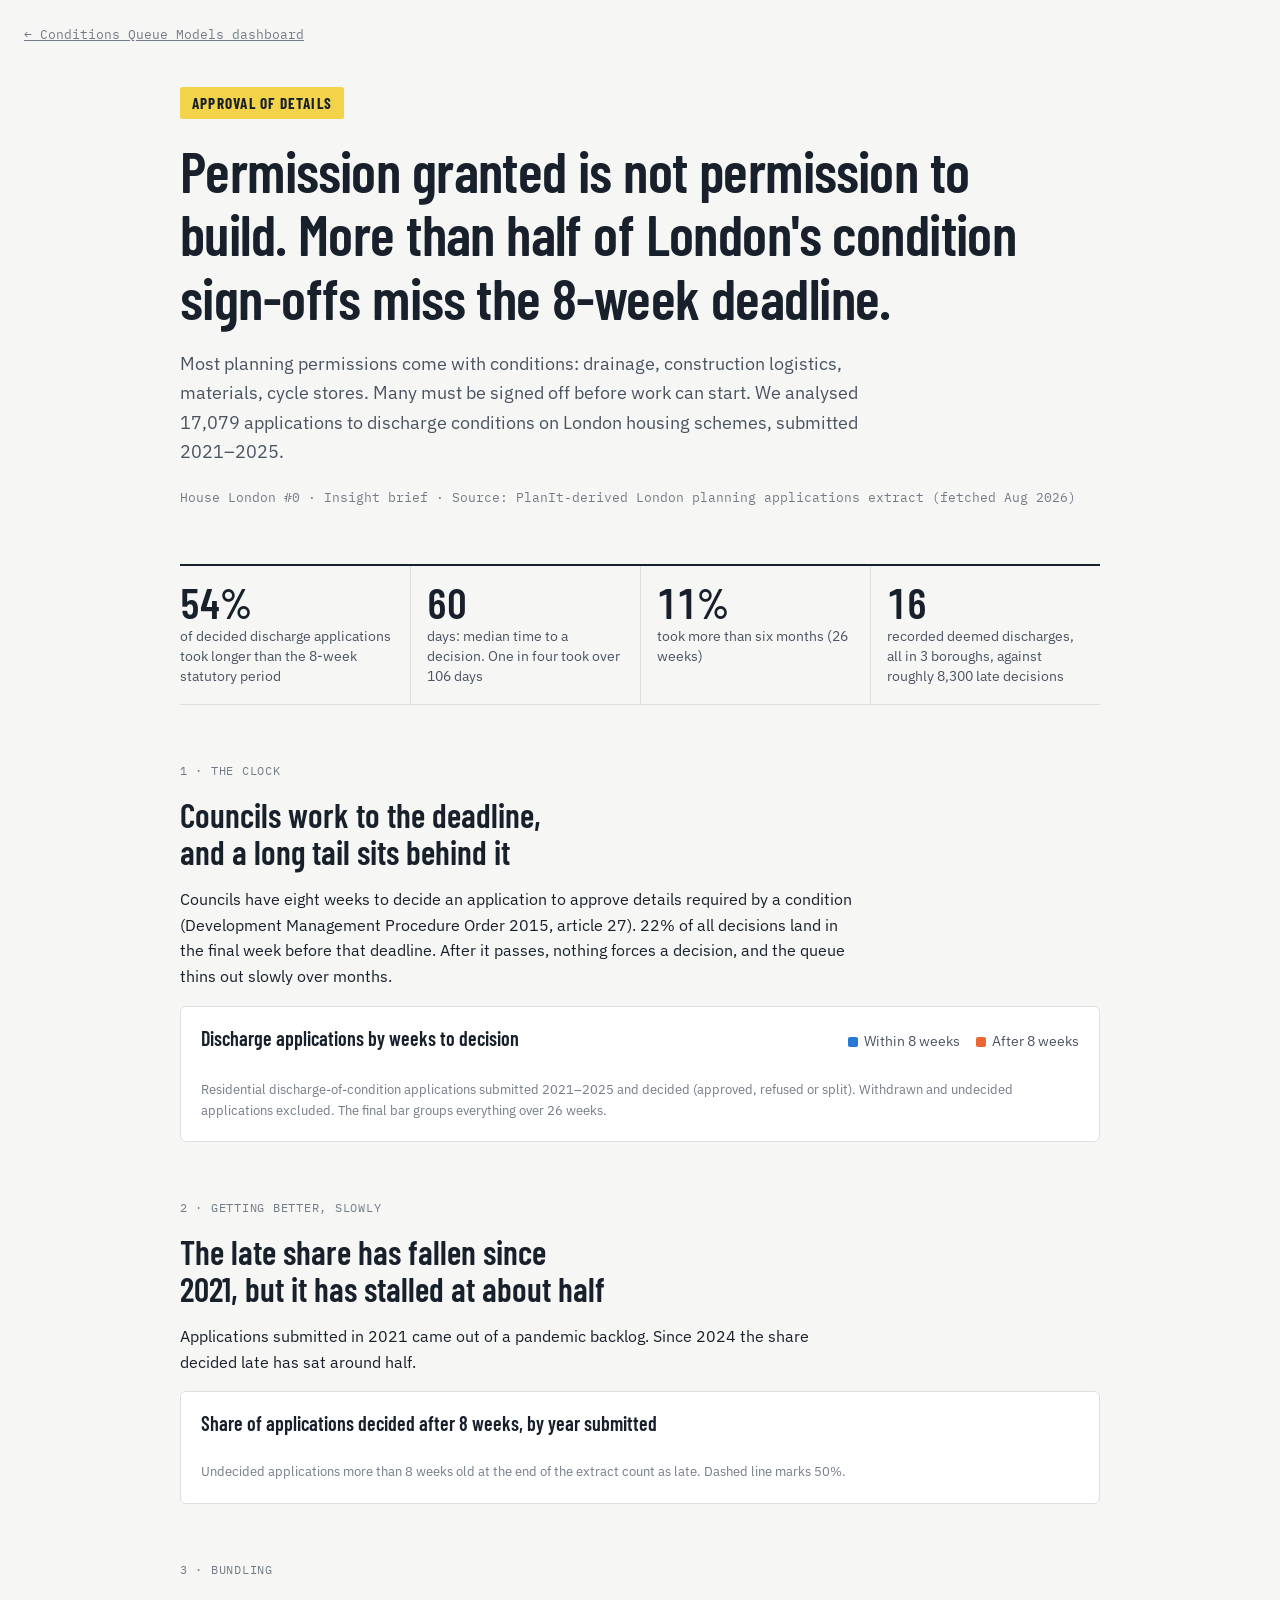
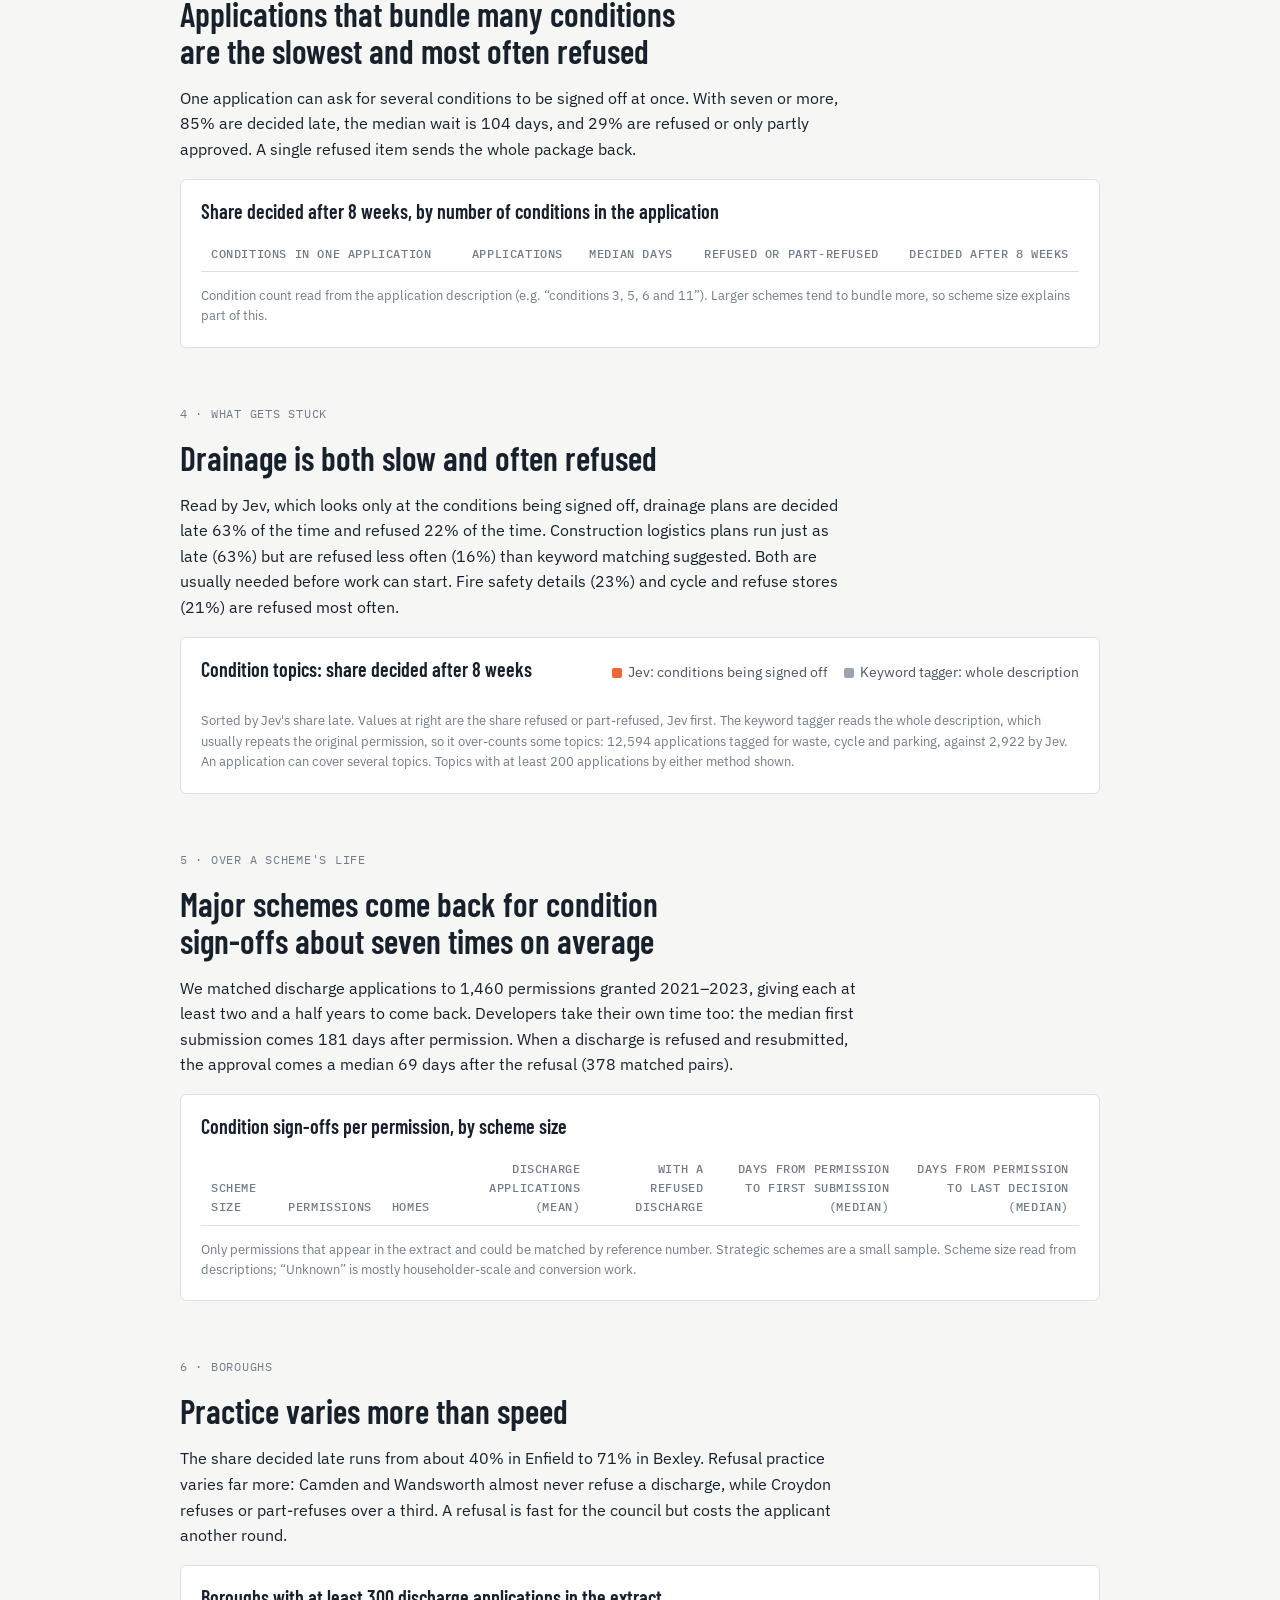
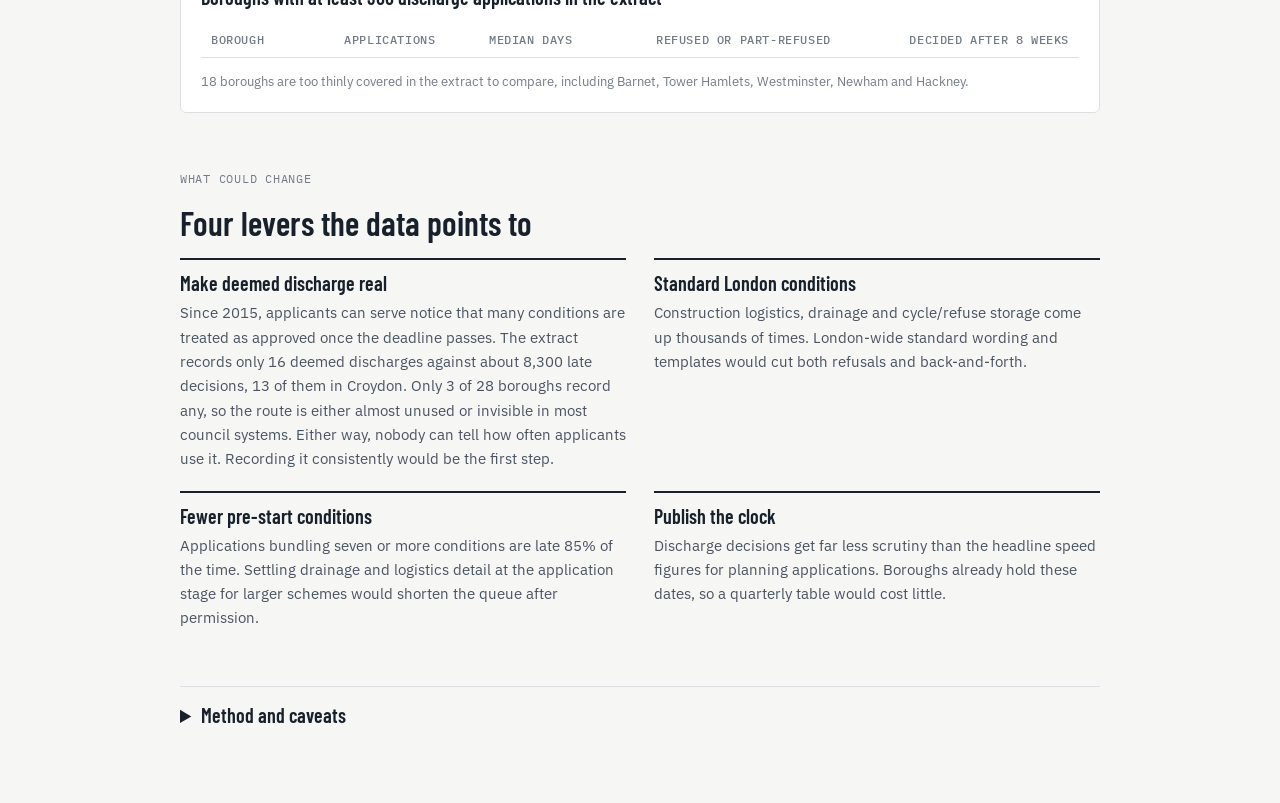
<file: src/conditions_queue/templates/insight_page.html>
<!doctype html>
<html lang="en-GB">
<head>
<meta charset="utf-8">
<meta name="viewport" content="width=device-width, initial-scale=1, viewport-fit=cover">
<title>London's Conditions Queue</title>
<link rel="preconnect" href="https://fonts.googleapis.com">
<link rel="preconnect" href="https://fonts.gstatic.com" crossorigin>
<link rel="stylesheet" href="https://fonts.googleapis.com/css2?family=Barlow+Condensed:wght@500;600;700&family=IBM+Plex+Sans:ital,wght@0,400;0,500;0,600;1,400&family=IBM+Plex+Mono:wght@400;500&display=swap">
<style>
/* Layout: a single reading column (~68ch) with full-width chart panels; site-notice condensed type for headings, plain sans for prose, mono for references and numbers. */
:root {
  --paper: #f6f7f5;
  --panel: #ffffff;
  --ink: #18202b;
  --ink-2: #4a5361;
  --ink-3: #737b87;
  --rule: #dde0e3;
  --grid: #e9ebed;
  --accent: #1c5cab;
  --notice: #f3d34a;
  --notice-ink: #18202b;
  --ontime: #2a78d6;
  --late: #eb6834;
  --bar-neutral: #9aa3ae;
  --tip-bg: #18202b;
  --tip-fg: #f6f7f5;
  --f-display: "Barlow Condensed", "Arial Narrow", "Helvetica Neue", Arial, sans-serif;
  --f-body: "IBM Plex Sans", -apple-system, "Segoe UI", Roboto, Arial, sans-serif;
  --f-mono: "IBM Plex Mono", ui-monospace, "SF Mono", Menlo, Consolas, monospace;
}
@media (prefers-color-scheme: dark) {
  :root:not([data-theme="light"]) {
    --paper: #14181e; --panel: #1b2028; --ink: #ecedeb; --ink-2: #b9bec6; --ink-3: #8b929c;
    --rule: #2e353f; --grid: #262c35; --accent: #6da7ec; --notice: #e2c23c; --notice-ink: #14181e;
    --ontime: #3987e5; --late: #d95926; --bar-neutral: #6b7480; --tip-bg: #ecedeb; --tip-fg: #14181e;
    color-scheme: dark;
  }
}
:root[data-theme="dark"] {
  --paper: #14181e; --panel: #1b2028; --ink: #ecedeb; --ink-2: #b9bec6; --ink-3: #8b929c;
  --rule: #2e353f; --grid: #262c35; --accent: #6da7ec; --notice: #e2c23c; --notice-ink: #14181e;
  --ontime: #3987e5; --late: #d95926; --bar-neutral: #6b7480; --tip-bg: #ecedeb; --tip-fg: #14181e;
  color-scheme: dark;
}
* { box-sizing: border-box; }
body {
  background: var(--paper); color: var(--ink); font-family: var(--f-body); font-size: 16px; line-height: 1.6;
  padding-left: max(16px, env(safe-area-inset-left, 0px)); padding-right: max(16px, env(safe-area-inset-right, 0px));
  padding-block: 0 64px;
}
.wrap { max-width: 920px; margin: 0 auto; display: grid; gap: 56px; }
.prose { max-width: 68ch; }
h1, h2, h3 { font-family: var(--f-display); font-weight: 600; line-height: 1.1; text-wrap: balance; margin: 0; }
h1 { font-size: clamp(2.3rem, 6vw, 3.6rem); letter-spacing: -0.01em; }
h2 { font-size: clamp(1.6rem, 3.6vw, 2.1rem); }
h3 { font-size: 1.25rem; font-weight: 600; }
p { margin: 0; }
.stack { display: grid; gap: 16px; }
.eyebrow { font-family: var(--f-mono); font-size: 0.78rem; letter-spacing: 0.06em; text-transform: uppercase; color: var(--ink-3); }
.mono { font-family: var(--f-mono); }
.num { font-variant-numeric: tabular-nums; }
.muted { color: var(--ink-2); }
.small { font-size: 0.88rem; }

/* Site-notice header: the yellow laminated notice is how Londoners meet the planning system */
header.notice { padding-block: 40px 0; display: grid; gap: 20px; }
.notice-tag { display: inline-flex; align-items: center; gap: 10px; align-self: start; justify-self: start;
  background: var(--notice); color: var(--notice-ink); font-family: var(--f-display); font-weight: 700;
  font-size: 0.95rem; letter-spacing: 0.08em; text-transform: uppercase; padding: 4px 12px; border-radius: 2px; }
.lede { font-size: 1.15rem; color: var(--ink-2); max-width: 62ch; }
.ref { font-family: var(--f-mono); font-size: 0.82rem; color: var(--ink-3); }

.stats { display: grid; grid-template-columns: repeat(4, minmax(0, 1fr)); gap: 0; border-top: 2px solid var(--ink); border-bottom: 1px solid var(--rule); }
.stat { padding: 16px 16px 18px 0; display: grid; gap: 4px; align-content: start; }
.stat + .stat { padding-left: 16px; border-left: 1px solid var(--rule); }
.stat b { font-family: var(--f-display); font-size: 2.6rem; font-weight: 600; line-height: 1; font-variant-numeric: tabular-nums; }
.stat span { font-size: 0.88rem; color: var(--ink-2); line-height: 1.4; }
@media (max-width: 720px) {
  .stats { grid-template-columns: repeat(2, minmax(0, 1fr)); }
  .stat:nth-child(3) { padding-left: 0; border-left: 0; }
  .stat:nth-child(n+3) { border-top: 1px solid var(--rule); }
}

.panel { background: var(--panel); border: 1px solid var(--rule); border-radius: 6px; padding: 20px; display: grid; gap: 14px; min-width: 0; }
.panel-head { display: flex; flex-wrap: wrap; justify-content: space-between; align-items: baseline; gap: 8px 20px; }
.legend { display: flex; flex-wrap: wrap; gap: 6px 16px; font-size: 0.85rem; color: var(--ink-2); }
.legend i { display: inline-block; width: 10px; height: 10px; border-radius: 2px; margin-right: 6px; vertical-align: -1px; }
.chart { width: 100%; overflow-x: auto; }
.panel { grid-template-columns: minmax(0, 1fr); }
.chart svg { display: block; width: 100%; height: auto; min-width: 0; }
.chart svg text { font-family: var(--f-mono); font-size: 12.5px; fill: var(--ink-3); }
.chart svg .lbl-strong { fill: var(--ink); font-weight: 500; }
.source { font-size: 0.8rem; color: var(--ink-3); }

/* Horizontal bar rows (HTML) */
.rows { display: grid; gap: 6px; }
.row { display: grid; grid-template-columns: minmax(120px, 15rem) minmax(0, 1fr) 4.5rem; gap: 12px; align-items: center; font-size: 0.92rem; }
.row .name { color: var(--ink); line-height: 1.3; }
.row .track { position: relative; height: 18px; border-left: 1px solid var(--ink-3); }
.row .bar { position: absolute; left: 0; top: 2px; bottom: 2px; border-radius: 0 4px 4px 0; background: var(--late); }
.row .bar.neutral { background: var(--bar-neutral); }
.row .val { text-align: right; font-family: var(--f-mono); font-size: 0.85rem; font-variant-numeric: tabular-nums; }
.row .deadline { position: absolute; top: -3px; bottom: -3px; border-left: 1px dashed var(--ink-3); }
.row.pair .track { height: 26px; }
.row.pair .bar.jev { top: 2px; bottom: auto; height: 13px; }
.row.pair .bar.kw { top: 18px; bottom: auto; height: 6px; background: var(--bar-neutral); }
.row.pair .val small { display: block; color: var(--ink-3); font-size: 0.78rem; }
.row-head { font-size: 0.78rem; color: var(--ink-3); font-family: var(--f-mono); text-transform: uppercase; letter-spacing: 0.05em; }
@media (max-width: 560px) { .row { grid-template-columns: minmax(0, 1fr) 4rem; } .row .track { grid-column: 1 / -1; grid-row: 2; } }

table { border-collapse: collapse; width: 100%; font-size: 0.9rem; }
.table-wrap { overflow-x: auto; }
th, td { text-align: right; padding: 8px 10px; border-bottom: 1px solid var(--rule); font-variant-numeric: tabular-nums; white-space: nowrap; }
th { font-family: var(--f-mono); font-weight: 500; font-size: 0.75rem; text-transform: uppercase; letter-spacing: 0.05em; color: var(--ink-3); vertical-align: bottom; white-space: normal; }
th:first-child, td:first-child { text-align: left; }
td.barcell { width: 34%; min-width: 140px; }
.mini { position: relative; height: 12px; }
.mini span { position: absolute; left: 0; top: 0; bottom: 0; border-radius: 0 3px 3px 0; background: var(--late); }
.mini .dl { position: absolute; top: -4px; bottom: -4px; border-left: 1px dashed var(--ink-3); }

.levers { display: grid; grid-template-columns: repeat(2, minmax(0, 1fr)); gap: 20px 28px; }
.lever { display: grid; gap: 6px; align-content: start; border-top: 2px solid var(--ink); padding-top: 12px; }
.lever p { color: var(--ink-2); font-size: 0.95rem; }
@media (max-width: 720px) { .levers { grid-template-columns: minmax(0, 1fr); } }

details { border-top: 1px solid var(--rule); padding-top: 12px; }
summary { cursor: pointer; font-family: var(--f-display); font-size: 1.25rem; font-weight: 600; }
summary:focus-visible, a:focus-visible { outline: 2px solid var(--accent); outline-offset: 2px; }
ul.caveats { margin: 12px 0 0; padding-left: 1.1rem; display: grid; gap: 8px; color: var(--ink-2); font-size: 0.92rem; max-width: 72ch; }
a { color: var(--accent); }
code { font-family: var(--f-mono); font-size: 0.88em; }

#tip { position: fixed; pointer-events: none; z-index: 20; background: var(--tip-bg); color: var(--tip-fg); font-size: 0.82rem; line-height: 1.4;
  padding: 7px 10px; border-radius: 4px; max-width: 260px; font-family: var(--f-body); }
#tip b { font-weight: 600; }
[data-tip] { cursor: default; }
.row:hover .bar, tr:hover .mini span { filter: brightness(1.08); }
tr:hover td { background: color-mix(in srgb, var(--paper) 70%, transparent); }
</style>
<style>.cq-back { display: inline-block; margin-top: 16px; font-family: var(--f-mono); font-size: 0.82rem; color: var(--ink-3); }</style>
</head>
<body>
<a class="cq-back" href="./">← Conditions Queue Models dashboard</a>
<div id="tip" hidden></div>
<div class="wrap">

<header class="notice">
  <span class="notice-tag">Approval of details</span>
  <h1>Permission granted is not permission to build. More than half of London's condition sign-offs miss the 8-week deadline.</h1>
  <p class="lede">Most planning permissions come with conditions: drainage, construction logistics, materials, cycle stores. Many must be signed off before work can start. We analysed <span class="num" data-k="n_all">17,079</span> applications to discharge conditions on London housing schemes, submitted 2021&ndash;2025.</p>
  <p class="ref">House London #0 &middot; Insight brief &middot; Source: PlanIt-derived London planning applications extract (fetched Aug 2026)</p>
</header>

<section class="stats" aria-label="Headline figures">
  <div class="stat"><b data-k="pct_late">54%</b><span>of decided discharge applications took longer than the 8-week statutory period</span></div>
  <div class="stat"><b data-k="median">60</b><span>days: median time to a decision. One in four took over <span data-k="p75">106</span> days</span></div>
  <div class="stat"><b data-k="pct26">11%</b><span>took more than six months (26 weeks)</span></div>
  <div class="stat"><b>16</b><span>recorded deemed discharges, all in 3 boroughs, against roughly <span data-k="n_late">8,300</span> late decisions</span></div>
</section>

<section class="stack">
  <div class="prose stack">
    <p class="eyebrow">1 &middot; The clock</p>
    <h2>Councils work to the deadline, and a long tail sits behind it</h2>
    <p>Councils have eight weeks to decide an application to approve details required by a condition (Development Management Procedure Order 2015, article 27). <span data-k="final_week">22%</span> of all decisions land in the final week before that deadline. After it passes, nothing forces a decision, and the queue thins out slowly over months.</p>
  </div>
  <figure class="panel" style="margin:0">
    <div class="panel-head">
      <h3>Discharge applications by weeks to decision</h3>
      <div class="legend"><span><i style="background:var(--ontime)"></i>Within 8 weeks</span><span><i style="background:var(--late)"></i>After 8 weeks</span></div>
    </div>
    <div class="chart" id="hist"></div>
    <figcaption class="source">Residential discharge-of-condition applications submitted 2021&ndash;2025 and decided (approved, refused or split). Withdrawn and undecided applications excluded. The final bar groups everything over 26 weeks.</figcaption>
  </figure>
</section>

<section class="stack">
  <div class="prose stack">
    <p class="eyebrow">2 &middot; Getting better, slowly</p>
    <h2>The late share has fallen since 2021, but it has stalled at about half</h2>
    <p>Applications submitted in 2021 came out of a pandemic backlog. Since 2024 the share decided late has sat around half.</p>
  </div>
  <figure class="panel" style="margin:0">
    <h3>Share of applications decided after 8 weeks, by year submitted</h3>
    <div class="rows" id="years"></div>
    <figcaption class="source">Undecided applications more than 8 weeks old at the end of the extract count as late. Dashed line marks 50%.</figcaption>
  </figure>
</section>

<section class="stack">
  <div class="prose stack">
    <p class="eyebrow">3 &middot; Bundling</p>
    <h2>Applications that bundle many conditions are the slowest and most often refused</h2>
    <p>One application can ask for several conditions to be signed off at once. With seven or more, <span data-k="c7_late">85%</span> are decided late, the median wait is <span data-k="c7_med">104</span> days, and <span data-k="c7_ref">29%</span> are refused or only partly approved. A single refused item sends the whole package back.</p>
  </div>
  <figure class="panel" style="margin:0">
    <div class="panel-head"><h3>Share decided after 8 weeks, by number of conditions in the application</h3></div>
    <div class="table-wrap">
      <table id="ncond"><thead><tr><th>Conditions in one application</th><th>Applications</th><th>Median days</th><th>Refused or part-refused</th><th>Decided after 8 weeks</th></tr></thead><tbody></tbody></table>
    </div>
    <figcaption class="source">Condition count read from the application description (e.g. &ldquo;conditions 3, 5, 6 and 11&rdquo;). Larger schemes tend to bundle more, so scheme size explains part of this.</figcaption>
  </figure>
</section>

<section class="stack">
  <div class="prose stack">
    <p class="eyebrow">4 &middot; What gets stuck</p>
    <h2>Drainage is both slow and often refused</h2>
    <p>Read by Jev, which looks only at the conditions being signed off, drainage plans are decided late <span data-k="jev_drain_late">63%</span> of the time and refused <span data-k="jev_drain_ref">22%</span> of the time. Construction logistics plans run just as late (<span data-k="jev_clp_late">63%</span>) but are refused less often (<span data-k="jev_clp_ref">16%</span>) than keyword matching suggested. Both are usually needed before work can start. Fire safety details (<span data-k="jev_fire_ref">23%</span>) and cycle and refuse stores (<span data-k="jev_waste_ref">21%</span>) are refused most often.</p>
  </div>
  <figure class="panel" style="margin:0">
    <div class="panel-head">
      <h3>Condition topics: share decided after 8 weeks</h3>
      <div class="legend"><span><i style="background:var(--late)"></i>Jev: conditions being signed off</span><span><i style="background:var(--bar-neutral)"></i>Keyword tagger: whole description</span></div>
    </div>
    <div class="rows" id="topics"></div>
    <figcaption class="source">Sorted by Jev's share late. Values at right are the share refused or part-refused, Jev first. The keyword tagger reads the whole description, which usually repeats the original permission, so it over-counts some topics: <span data-k="kw_waste_n">12,594</span> applications tagged for waste, cycle and parking, against <span data-k="jev_waste_n">2,922</span> by Jev. An application can cover several topics. Topics with at least 200 applications by either method shown.</figcaption>
  </figure>
</section>

<section class="stack">
  <div class="prose stack">
    <p class="eyebrow">5 &middot; Over a scheme's life</p>
    <h2>Major schemes come back for condition sign-offs about seven times on average</h2>
    <p>We matched discharge applications to <span data-k="n_schemes">1,460</span> permissions granted 2021&ndash;2023, giving each at least two and a half years to come back. Developers take their own time too: the median first submission comes <span data-k="first_sub">181</span> days after permission. When a discharge is refused and resubmitted, the approval comes a median <span data-k="resub">69</span> days after the refusal (<span data-k="resub_n">378</span> matched pairs).</p>
  </div>
  <figure class="panel" style="margin:0">
    <h3>Condition sign-offs per permission, by scheme size</h3>
    <div class="table-wrap">
      <table id="schemes"><thead><tr><th>Scheme size</th><th>Permissions</th><th>Homes</th><th>Discharge applications (mean)</th><th>With a refused discharge</th><th>Days from permission to first submission (median)</th><th>Days from permission to last decision (median)</th></tr></thead><tbody></tbody></table>
    </div>
    <figcaption class="source">Only permissions that appear in the extract and could be matched by reference number. Strategic schemes are a small sample. Scheme size read from descriptions; &ldquo;Unknown&rdquo; is mostly householder-scale and conversion work.</figcaption>
  </figure>
</section>

<section class="stack">
  <div class="prose stack">
    <p class="eyebrow">6 &middot; Boroughs</p>
    <h2>Practice varies more than speed</h2>
    <p>The share decided late runs from about 40% in Enfield to 71% in Bexley. Refusal practice varies far more: Camden and Wandsworth almost never refuse a discharge, while Croydon refuses or part-refuses over a third. A refusal is fast for the council but costs the applicant another round.</p>
  </div>
  <figure class="panel" style="margin:0">
    <h3>Boroughs with at least 300 discharge applications in the extract</h3>
    <div class="table-wrap">
      <table id="boroughs"><thead><tr><th>Borough</th><th>Applications</th><th>Median days</th><th>Refused or part-refused</th><th>Decided after 8 weeks</th></tr></thead><tbody></tbody></table>
    </div>
    <figcaption class="source">18 boroughs are too thinly covered in the extract to compare, including Barnet, Tower Hamlets, Westminster, Newham and Hackney.</figcaption>
  </figure>
</section>

<section class="stack">
  <div class="prose stack">
    <p class="eyebrow">What could change</p>
    <h2>Four levers the data points to</h2>
  </div>
  <div class="levers">
    <div class="lever"><h3>Make deemed discharge real</h3><p>Since 2015, applicants can serve notice that many conditions are treated as approved once the deadline passes. The extract records only 16 deemed discharges against about 8,300 late decisions, 13 of them in Croydon. Only 3 of 28 boroughs record any, so the route is either almost unused or invisible in most council systems. Either way, nobody can tell how often applicants use it. Recording it consistently would be the first step.</p></div>
    <div class="lever"><h3>Standard London conditions</h3><p>Construction logistics, drainage and cycle/refuse storage come up thousands of times. London-wide standard wording and templates would cut both refusals and back-and-forth.</p></div>
    <div class="lever"><h3>Fewer pre-start conditions</h3><p>Applications bundling seven or more conditions are late 85% of the time. Settling drainage and logistics detail at the application stage for larger schemes would shorten the queue after permission.</p></div>
    <div class="lever"><h3>Publish the clock</h3><p>Discharge decisions get far less scrutiny than the headline speed figures for planning applications. Boroughs already hold these dates, so a quarterly table would cost little.</p></div>
  </div>
</section>

<details>
  <summary>Method and caveats</summary>
  <ul class="caveats">
    <li><b>Data:</b> PlanIt-derived extract of London planning applications (<span class="mono">foundations_london_housing_2015_2025</span>, 243,926 rows, in practice 2021&ndash;2025). Fetched August 2026, so applications submitted up to December 2025 had at least seven months to be decided.</li>
    <li><b>What counts as a discharge application:</b> descriptions mentioning approval or discharge of details under a condition, excluding variations (section 73), non-material amendments and reserved matters, and limited to those that mention homes. 17,079 applications; 16,447 submitted 2021&ndash;2025 and not withdrawn.</li>
    <li><b>Late</b> means more than 56 days from the start date to the decision. This includes extensions of time agreed with the applicant, so late is not the same as unlawful. Counting decided applications only gives 53.8%; adding undecided applications over 8 weeks old gives 55.2%.</li>
    <li><b>Extensions of time</b> have no field of their own in the extract. 76% of decided applications carry a council target decision date, and measuring those against their own target gives 52.5% late, against 53.0% at a fixed 8 weeks. Only 5.3% were late at 8 weeks but on time against a later target, most of them in Hillingdon. Agreed extensions therefore explain a few points of the late share at most. Target dates are not used consistently: Camden, Merton and Enfield often set targets shorter than 56 days, and nine boroughs, including Brent and Wandsworth, record none.</li>
    <li><b>Coverage is uneven.</b> Some boroughs' discharge applications are mostly missing from the extract. Borough comparisons use only the 15 boroughs with at least 300 applications.</li>
    <li><b>Topics, condition counts and scheme size</b> come from keyword and pattern matching on free-text descriptions. Scheme size is unknown for about half of applications.</li>
    <li><b>Jev topics</b> (section 4) come from Jev, TypeSafe's decision model on OpenRouter, asked a yes/no question per topic about only the conditions being signed off; a topic counts at a probability of 0.5 or more. All 17,079 descriptions were labelled.</li>
    <li><b>Scheme matching:</b> 5,664 discharge applications (33%) were matched to their parent permission by reference number. Many parents were granted before 2021 and are outside the extract.</li>
    <li><b>Deemed discharge</b> is counted from decision labels containing &ldquo;deemed&rdquo; together with &ldquo;discharge&rdquo; or &ldquo;AOD&rdquo;. Only Croydon (13), Southwark (2) and Islington (1) record any. Other boroughs may log a deemed discharge as an ordinary approval, so 16 is a floor, not a London total.</li>
    <li><b>Reproduce:</b> <code>python -m conditions_queue.analysis</code> writes <code>outputs/summary.json</code>, <code>outputs/discharge_apps.csv</code> and <code>outputs/schemes.csv</code>. <code>conditions_queue.checks.check_deadline</code> and <code>check_extensions</code> re-derive the deadline, deemed discharge and extension figures independently.</li>
  </ul>
</details>

</div>

<script>
const D = /*DATA*/null;
const fmt = n => n == null ? "–" : Math.round(n).toLocaleString("en-GB");
const pct = n => n == null ? "–" : (Math.round(n) + "%");

// tooltip
const tip = document.getElementById("tip");
document.addEventListener("pointermove", e => {
  const t = e.target.closest && e.target.closest("[data-tip]");
  if (!t) { tip.hidden = true; return; }
  tip.innerHTML = t.getAttribute("data-tip");
  tip.hidden = false;
  const w = tip.offsetWidth, h = tip.offsetHeight;
  let x = e.clientX + 14, y = e.clientY + 14;
  if (x + w > innerWidth - 8) x = e.clientX - w - 14;
  if (y + h > innerHeight - 8) y = e.clientY - h - 14;
  tip.style.left = x + "px"; tip.style.top = y + "px";
});
document.addEventListener("pointerleave", () => tip.hidden = true);

// headline numbers
const O = D.overall;
const set = (k, v) => document.querySelectorAll(`[data-k="${k}"]`).forEach(el => el.textContent = v);
set("n_all", fmt(O.n_all_discharge));
set("pct_late", pct(D.decided_only_pct_over_8wk));
set("median", fmt(O.median_days));
set("p75", fmt(O.p75_days));
set("pct26", pct(D.pct_over_26wk));
set("final_week", pct(D.pct_decided_in_final_week));
const decidedN = D.weekly_histogram.bins.reduce((a, b) => a + b, 0);
set("n_late", fmt(Math.round(decidedN * D.decided_only_pct_over_8wk / 100 / 100) * 100));
const c7 = D.by_ncond["7+"];
set("c7_late", pct(c7.pct_over_8wk)); set("c7_med", fmt(c7.median_days)); set("c7_ref", pct(c7.pct_not_approved));
const S = D.schemes_granted_2021_23;
set("n_schemes", fmt(S.All.n_schemes)); set("first_sub", fmt(S.All.median_days_to_first_submission));
set("resub", fmt(D.refusal_rounds.median_extra_days)); set("resub_n", fmt(D.refusal_rounds.n_resubmission_pairs));

// 1. histogram (SVG)
(function () {
  const raw = D.weekly_histogram.bins.slice();
  const bins = [raw[0] + raw[1]].concat(raw.slice(2)); // week 1 .. 26, >26
  const labels = bins.map((_, i) => i < 26 ? String(i + 1) : ">26");
  const W = 720, H = 300, m = { l: 46, r: 12, t: 34, b: 40 };
  const pw = W - m.l - m.r, ph = H - m.t - m.b;
  const step = pw / (bins.length + 0.6), bw = step - 2;
  const yMax = 3500, y = v => m.t + ph - (v / yMax) * ph;
  const xAt = i => m.l + i * step + (i === 26 ? step * 0.6 : 0);
  let s = `<svg viewBox="0 0 ${W} ${H}" role="img" aria-label="Histogram of weeks to decision; a spike in week 8 then a long tail">`;
  for (const v of [0, 1000, 2000, 3000]) {
    s += `<line x1="${m.l}" x2="${W - m.r}" y1="${y(v)}" y2="${y(v)}" stroke="var(--grid)" stroke-width="1"/>`;
    s += `<text x="${m.l - 8}" y="${y(v) + 4}" text-anchor="end">${v.toLocaleString("en-GB")}</text>`;
  }
  bins.forEach((v, i) => {
    const x = xAt(i), top = y(v), base = y(0), r = Math.min(4, (base - top) / 2);
    const col = i < 8 ? "var(--ontime)" : "var(--late)";
    const d = `M${x},${base} V${top + r} Q${x},${top} ${x + r},${top} H${x + bw - r} Q${x + bw},${top} ${x + bw},${top + r} V${base} Z`;
    const range = i < 26 ? `days ${i * 7 + 1}–${(i + 1) * 7}` : "over 182 days";
    s += `<path d="${d}" fill="${col}" data-tip="<b>Week ${labels[i]}</b> (${range})<br>${v.toLocaleString("en-GB")} decisions · ${(100 * v / decidedN).toFixed(1)}%"/>`;
    s += `<rect x="${x - 1}" y="${m.t}" width="${step}" height="${ph}" fill="transparent" data-tip="<b>Week ${labels[i]}</b> (${range})<br>${v.toLocaleString("en-GB")} decisions · ${(100 * v / decidedN).toFixed(1)}%"/>`;
    if ([0, 3, 7, 12, 25, 26].includes(i)) s += `<text x="${x + bw / 2}" y="${H - m.b + 16}" text-anchor="middle">${labels[i]}</text>`;
  });
  const dx = xAt(8) - 1;
  s += `<line x1="${dx}" x2="${dx}" y1="${m.t - 10}" y2="${y(0)}" stroke="var(--ink)" stroke-width="1.5" stroke-dasharray="4 3"/>`;
  s += `<text x="${dx + 6}" y="${m.t - 16}" class="lbl-strong">8-week statutory deadline</text>`;
  s += `<text x="${xAt(7) - 6}" y="${y(bins[7]) + 4}" text-anchor="end" class="lbl-strong">${D.pct_decided_in_final_week}% in the final week</text>`;
  s += `<text x="${xAt(26) + bw}" y="${y(bins[26]) - 8}" text-anchor="end" class="lbl-strong">${D.pct_over_26wk}% over 6 months</text>`;
  s += `<line x1="${m.l}" x2="${W - m.r}" y1="${y(0)}" y2="${y(0)}" stroke="var(--ink-3)" stroke-width="1"/>`;
  s += `<text x="${m.l + pw / 2}" y="${H - 6}" text-anchor="middle">Weeks from start to decision</text></svg>`;
  document.getElementById("hist").innerHTML = s;
})();

// helper for HTML bar rows
function rows(el, items, max, mark) {
  el.innerHTML = items.map(it => `
    <div class="row" data-tip="${it.tip}">
      <div class="name">${it.name}</div>
      <div class="track">${mark != null ? `<span class="deadline" style="left:${100 * mark / max}%"></span>` : ""}<span class="bar${it.neutral ? " neutral" : ""}" style="width:${100 * it.v / max}%"></span></div>
      <div class="val">${it.label}</div>
    </div>`).join("");
}

// 2. years
rows(document.getElementById("years"),
  Object.entries(D.by_year).filter(([y]) => +y >= 2021).sort((a, b) => a[0] - b[0]).map(([y, v]) => ({
    name: y, v: v.pct_over_8wk, label: pct(v.pct_over_8wk),
    tip: `<b>${y}</b><br>${fmt(v.n)} applications<br>Median ${fmt(v.median_days)} days<br>${pct(v.pct_over_8wk)} decided after 8 weeks`
  })), 100, 50);

// 3. conditions per application
(function () {
  const order = ["1", "2-3", "4-6", "7+"];
  const names = { "1": "One", "2-3": "Two or three", "4-6": "Four to six", "7+": "Seven or more" };
  document.querySelector("#ncond tbody").innerHTML = order.map(k => {
    const v = D.by_ncond[k];
    return `<tr data-tip="<b>${names[k]}</b><br>${pct(v.pct_over_8wk)} late · median ${fmt(v.median_days)} days"><td>${names[k]}</td><td>${fmt(v.n)}</td><td>${fmt(v.median_days)}</td><td>${pct(v.pct_not_approved)}</td>
      <td class="barcell"><div style="display:flex;gap:10px;align-items:center"><div class="mini" style="flex:1"><span style="width:${v.pct_over_8wk}%"></span><i class="dl" style="left:50%"></i></div><span class="mono">${pct(v.pct_over_8wk)}</span></div></td></tr>`;
  }).join("");
})();

// 4. topics: Jev labels (conditions being signed off) beside keyword labels (whole description)
(function () {
  const jev = D.by_topic_jev || {}, kw = D.by_topic || {};
  const names = [...new Set([...Object.keys(jev), ...Object.keys(kw)])]
    .sort((a, b) => (jev[b] ? jev[b].pct_over_8wk : -1) - (jev[a] ? jev[a].pct_over_8wk : -1));
  const line = (label, v) => v ? `${label}: ${fmt(v.n)} applications · ${pct(v.pct_over_8wk)} late · ${pct(v.pct_not_approved)} refused` : `${label}: under 200 applications`;
  const bar = (cls, v) => v ? `<span class="bar ${cls}" style="width:${v.pct_over_8wk}%"></span>` : "";
  document.getElementById("topics").innerHTML =
    `<div class="row row-head"><div>Topic</div><div>Share decided after 8 weeks</div><div class="val">Refused</div></div>` +
    names.map(k => `
    <div class="row pair" data-tip="<b>${k}</b><br>${line("Jev", jev[k])}<br>${line("Keyword", kw[k])}">
      <div class="name">${k}</div>
      <div class="track"><span class="deadline" style="left:50%"></span>${bar("jev", jev[k])}${bar("kw", kw[k])}</div>
      <div class="val">${jev[k] ? pct(jev[k].pct_not_approved) : "–"}<small>${kw[k] ? pct(kw[k].pct_not_approved) : "–"}</small></div>
    </div>`).join("");
  const J = (t, f) => jev[t] ? jev[t][f] : null, K = (t, f) => kw[t] ? kw[t][f] : null;
  set("jev_drain_late", pct(J("Drainage & flood", "pct_over_8wk"))); set("jev_drain_ref", pct(J("Drainage & flood", "pct_not_approved")));
  set("jev_clp_late", pct(J("Construction logistics / management", "pct_over_8wk"))); set("jev_clp_ref", pct(J("Construction logistics / management", "pct_not_approved")));
  set("jev_fire_ref", pct(J("Fire safety", "pct_not_approved"))); set("jev_waste_ref", pct(J("Waste, cycle & parking", "pct_not_approved")));
  set("kw_waste_n", fmt(K("Waste, cycle & parking", "n"))); set("jev_waste_n", fmt(J("Waste, cycle & parking", "n")));
})();

// 5. schemes
(function () {
  const order = ["Minor (1-9 homes)", "Major (10-149)", "Strategic (150+)", "Unknown", "All"];
  document.querySelector("#schemes tbody").innerHTML = order.filter(k => S[k]).map(k => {
    const v = S[k];
    return `<tr${k === "All" ? ' style="font-weight:600"' : ""}><td>${k === "All" ? "All matched" : k}</td><td>${fmt(v.n_schemes)}</td><td>${v.homes ? fmt(v.homes) : "–"}</td><td>${v.mean_discharge_apps.toFixed(1)}</td><td>${pct(v.pct_with_refusal)}</td><td>${fmt(v.median_days_to_first_submission)}</td><td>${fmt(v.median_days_grant_to_last_decision)}</td></tr>`;
  }).join("");
})();

// 6. boroughs
document.querySelector("#boroughs tbody").innerHTML = Object.entries(D.by_borough)
  .sort((a, b) => b[1].pct_over_8wk - a[1].pct_over_8wk)
  .map(([k, v]) => `<tr data-tip="<b>${k}</b><br>${fmt(v.n)} applications<br>Median ${fmt(v.median_days)} days · 75th percentile ${fmt(v.p75_days)}<br>${pct(v.pct_not_approved)} refused or part-refused"><td>${k}</td><td>${fmt(v.n)}</td><td>${fmt(v.median_days)}</td><td>${pct(v.pct_not_approved)}</td>
    <td class="barcell"><div style="display:flex;gap:10px;align-items:center"><div class="mini" style="flex:1"><span style="width:${v.pct_over_8wk}%"></span><i class="dl" style="left:50%"></i></div><span class="mono">${pct(v.pct_over_8wk)}</span></div></td></tr>`).join("");
</script>
</body>
</html>
</file>
